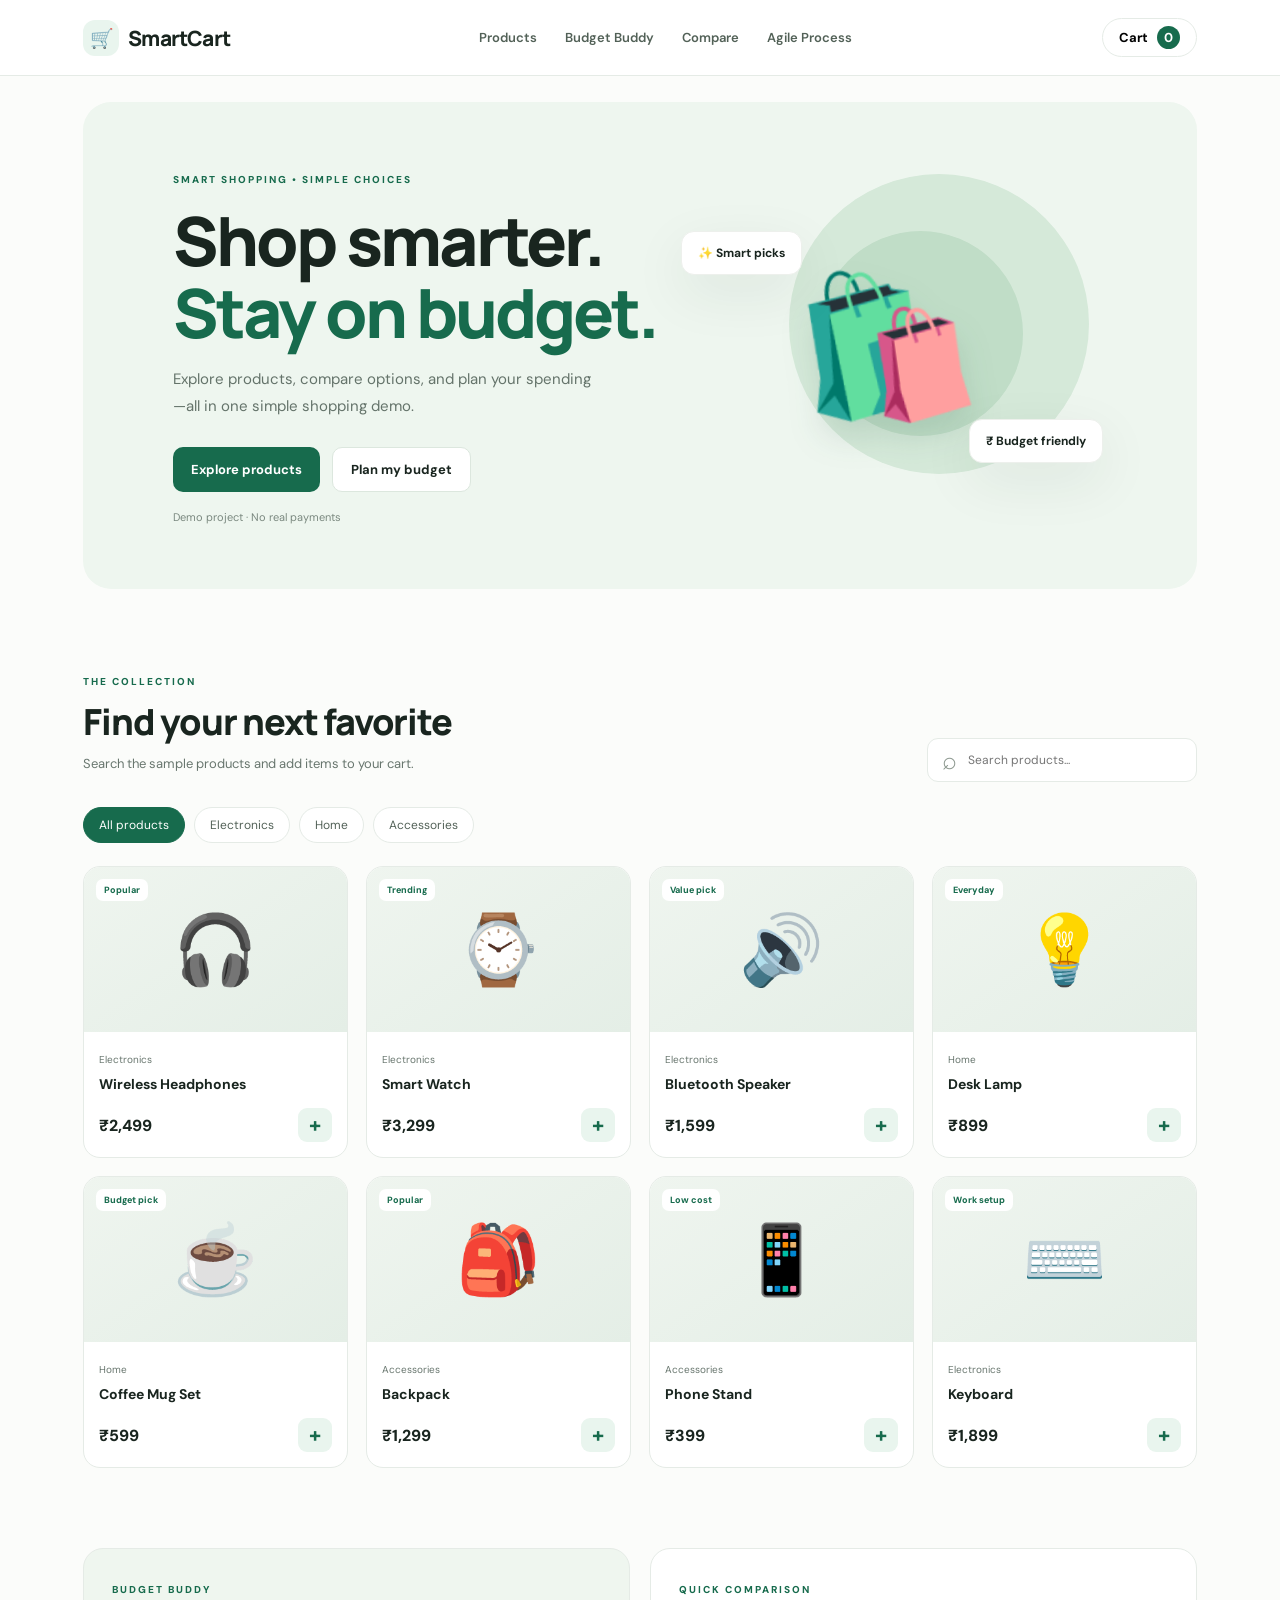
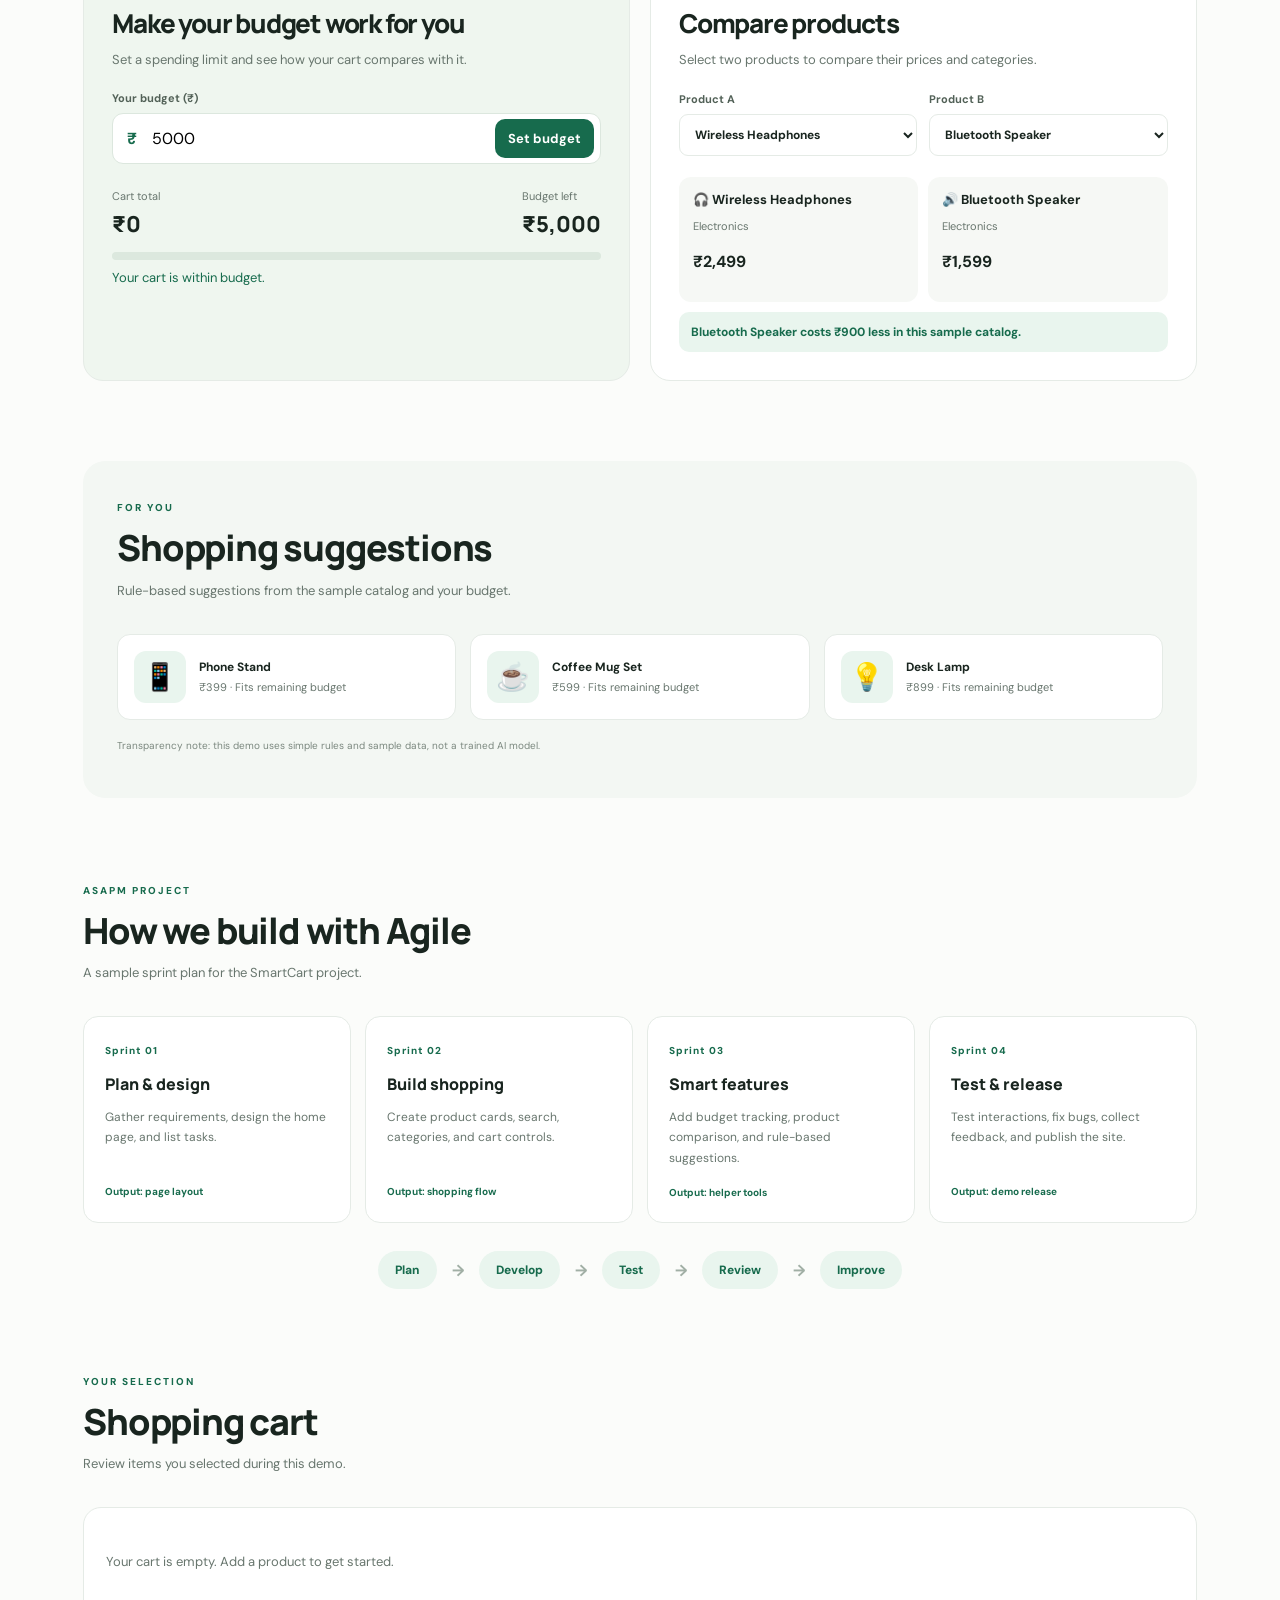
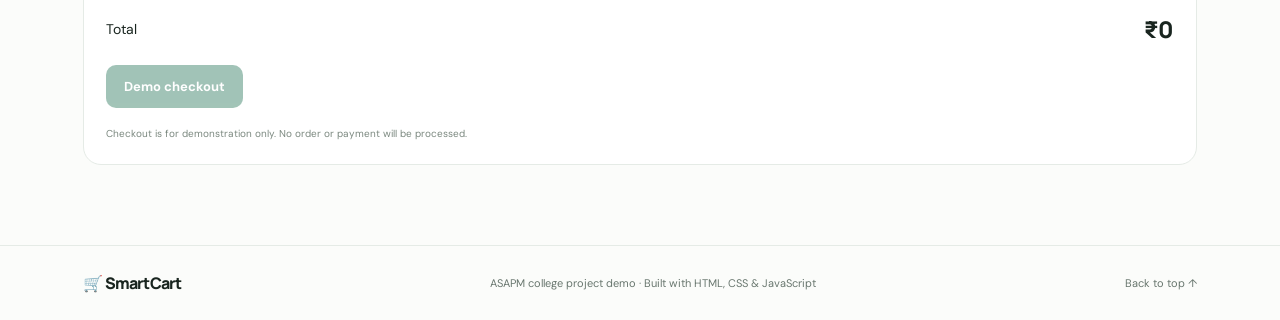
<file: index.html>
<!DOCTYPE html>
<html lang="en">
<head>
  <meta charset="UTF-8">
  <meta name="viewport" content="width=device-width, initial-scale=1.0">
  <title>SmartCart | Smart Shopping</title>
  <link rel="stylesheet" href="style.css">
</head>
<body>
  <header class="topbar">
    <a class="brand" href="#"><span class="brand-icon">🛒</span> SmartCart</a>
    <nav>
      <a href="#products">Products</a>
      <a href="#budget">Budget Buddy</a>
      <a href="#compare">Compare</a>
      <a href="#agile">Agile Process</a>
    </nav>
    <button class="cart-pill" id="cartJump">Cart <span id="cartCount">0</span></button>
  </header>

  <main>
    <section class="hero">
      <div class="hero-copy">
        <span class="eyebrow">SMART SHOPPING • SIMPLE CHOICES</span>
        <h1>Shop smarter.<br><span>Stay on budget.</span></h1>
        <p>Explore products, compare options, and plan your spending—all in one simple shopping demo.</p>
        <div class="hero-actions">
          <a class="btn primary" href="#products">Explore products</a>
          <a class="btn secondary" href="#budget">Plan my budget</a>
        </div>
        <div class="hero-note">Demo project · No real payments</div>
      </div>
      <div class="hero-art" aria-label="Shopping illustration">
        <div class="orb orb-one"></div><div class="orb orb-two"></div>
        <div class="shopping-bag">🛍️</div>
        <div class="float-card card-a">✨ Smart picks</div>
        <div class="float-card card-b">₹ Budget friendly</div>
      </div>
    </section>

    <section class="section" id="products">
      <div class="section-head">
        <div><span class="eyebrow">THE COLLECTION</span><h2>Find your next favorite</h2><p>Search the sample products and add items to your cart.</p></div>
        <div class="search-wrap"><span>⌕</span><input id="searchInput" type="search" placeholder="Search products..." aria-label="Search products"></div>
      </div>
      <div class="category-row" id="categories">
        <button class="category active" data-category="All">All products</button>
        <button class="category" data-category="Electronics">Electronics</button>
        <button class="category" data-category="Home">Home</button>
        <button class="category" data-category="Accessories">Accessories</button>
      </div>
      <div class="product-grid" id="productGrid"></div>
      <p class="empty-state hidden" id="emptyState">No products found. Try another search.</p>
    </section>

    <section class="section feature-grid">
      <article class="panel budget-panel" id="budget">
        <span class="eyebrow">BUDGET BUDDY</span>
        <h2>Make your budget work for you</h2>
        <p>Set a spending limit and see how your cart compares with it.</p>
        <label for="budgetInput">Your budget (₹)</label>
        <div class="budget-input-row"><span>₹</span><input id="budgetInput" type="number" min="0" value="5000"><button class="btn primary" id="setBudget">Set budget</button></div>
        <div class="budget-summary"><div><span>Cart total</span><strong id="budgetTotal">₹0</strong></div><div><span>Budget left</span><strong id="budgetLeft">₹5,000</strong></div></div>
        <div class="progress-track"><div id="budgetProgress"></div></div>
        <p class="status-line" id="budgetStatus">Your cart is within budget.</p>
      </article>

      <article class="panel compare-panel" id="compare">
        <span class="eyebrow">QUICK COMPARISON</span>
        <h2>Compare products</h2>
        <p>Select two products to compare their prices and categories.</p>
        <div class="compare-selects">
          <label>Product A<select id="compareA"></select></label>
          <label>Product B<select id="compareB"></select></label>
        </div>
        <div id="compareResult" class="compare-result"></div>
      </article>
    </section>

    <section class="section recommendation-section" id="recommendations">
      <div class="section-head"><div><span class="eyebrow">FOR YOU</span><h2>Shopping suggestions</h2><p>Rule-based suggestions from the sample catalog and your budget.</p></div></div>
      <div id="recommendationGrid" class="recommendation-grid"></div>
      <p class="notice">Transparency note: this demo uses simple rules and sample data, not a trained AI model.</p>
    </section>

    <section class="section agile-section" id="agile">
      <div class="section-head"><div><span class="eyebrow">ASAPM PROJECT</span><h2>How we build with Agile</h2><p>A sample sprint plan for the SmartCart project.</p></div></div>
      <div class="sprint-grid">
        <article class="sprint"><span>Sprint 01</span><h3>Plan & design</h3><p>Gather requirements, design the home page, and list tasks.</p><small>Output: page layout</small></article>
        <article class="sprint"><span>Sprint 02</span><h3>Build shopping</h3><p>Create product cards, search, categories, and cart controls.</p><small>Output: shopping flow</small></article>
        <article class="sprint"><span>Sprint 03</span><h3>Smart features</h3><p>Add budget tracking, product comparison, and rule-based suggestions.</p><small>Output: helper tools</small></article>
        <article class="sprint"><span>Sprint 04</span><h3>Test & release</h3><p>Test interactions, fix bugs, collect feedback, and publish the site.</p><small>Output: demo release</small></article>
      </div>
      <div class="agile-flow"><span>Plan</span><b>→</b><span>Develop</span><b>→</b><span>Test</span><b>→</b><span>Review</span><b>→</b><span>Improve</span></div>
    </section>

    <section class="section cart-section" id="cart">
      <div class="section-head"><div><span class="eyebrow">YOUR SELECTION</span><h2>Shopping cart</h2><p>Review items you selected during this demo.</p></div></div>
      <div class="cart-box"><div id="cartItems"><p class="cart-empty">Your cart is empty. Add a product to get started.</p></div><div class="cart-total"><span>Total</span><strong id="cartTotal">₹0</strong></div><button id="checkoutBtn" class="btn primary" disabled>Demo checkout</button><p class="notice">Checkout is for demonstration only. No order or payment will be processed.</p></div>
    </section>
  </main>

  <footer><a class="brand" href="#">🛒 SmartCart</a><span>ASAPM college project demo · Built with HTML, CSS & JavaScript</span><a href="#top" id="backTop">Back to top ↑</a></footer>
  <div id="toast" role="status" class="toast"></div>
  <script src="script.js"></script>
</body>
</html>
</file>
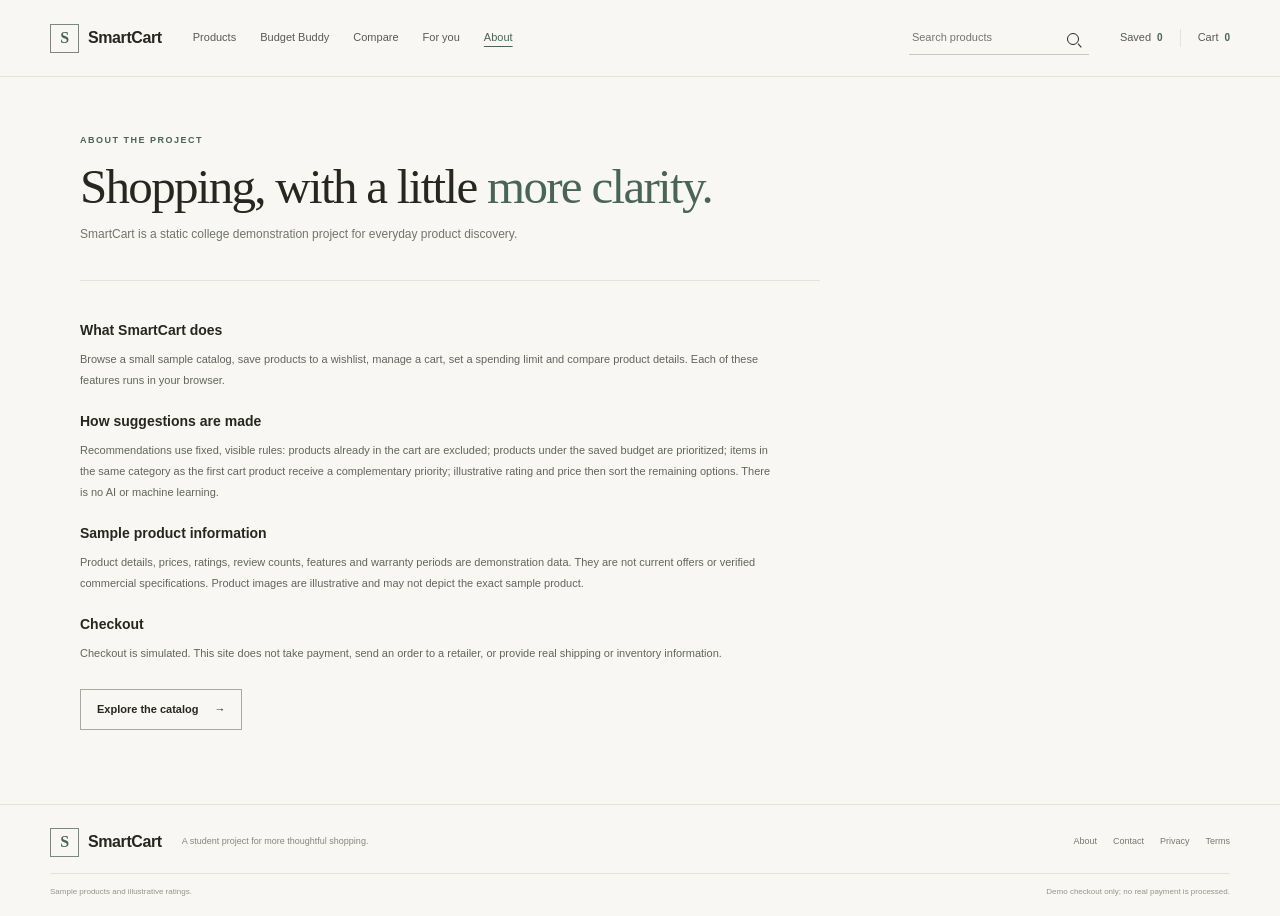
<file: about.html>
<!doctype html>
<html lang="en"><head><meta charset="utf-8"><meta name="viewport" content="width=device-width, initial-scale=1"><meta name="theme-color" content="#f8f7f4"><title>About SmartCart</title><link rel="stylesheet" href="css/style.css"><script defer src="js/products.js"></script><script defer src="js/app.js"></script></head><body data-page="about"><a class="skip-link" href="#main">Skip to content</a>
<header class="site-header"><div class="header-inner"><a class="brand" href="index.html"><span class="brand-symbol" aria-hidden="true">S</span><span>SmartCart</span></a><button class="menu-toggle" id="menuToggle" aria-expanded="false" aria-controls="primaryNav">Menu</button><nav class="primary-nav" id="primaryNav" aria-label="Main navigation"><a href="products.html">Products</a><a href="budget.html">Budget Buddy</a><a href="compare.html">Compare</a><a href="recommendations.html">For you</a><a aria-current="page" href="about.html">About</a></nav><form class="header-search" id="headerSearch"><label class="sr-only" for="globalSearch">Search products</label><input id="globalSearch" name="q" type="search" placeholder="Search products"><button aria-label="Submit search"><span class="search-glyph" aria-hidden="true"></span></button></form><div class="header-tools"><a href="wishlist.html">Saved <span class="header-count" id="wishlistCount">0</span></a><a class="header-cart" href="cart.html">Cart <span class="header-count" id="cartCount">0</span></a></div></div></header>
<main id="main" class="page-main prose-page"><div class="page-heading"><p class="kicker">ABOUT THE PROJECT</p><h1>Shopping, with a little <span>more clarity.</span></h1><p>SmartCart is a static college demonstration project for everyday product discovery.</p></div><article class="prose-content"><h2>What SmartCart does</h2><p>Browse a small sample catalog, save products to a wishlist, manage a cart, set a spending limit and compare product details. Each of these features runs in your browser.</p><h2>How suggestions are made</h2><p>Recommendations use fixed, visible rules: products already in the cart are excluded; products under the saved budget are prioritized; items in the same category as the first cart product receive a complementary priority; illustrative rating and price then sort the remaining options. There is no AI or machine learning.</p><h2>Sample product information</h2><p>Product details, prices, ratings, review counts, features and warranty periods are demonstration data. They are not current offers or verified commercial specifications. Product images are illustrative and may not depict the exact sample product.</p><h2>Checkout</h2><p>Checkout is simulated. This site does not take payment, send an order to a retailer, or provide real shipping or inventory information.</p><a class="button button-outline" href="products.html">Explore the catalog <span aria-hidden="true">&#8594;</span></a></article></main>
<footer class="site-footer"><div class="footer-main"><a class="brand" href="index.html"><span class="brand-symbol" aria-hidden="true">S</span><span>SmartCart</span></a><p>A student project for more thoughtful shopping.</p><nav aria-label="Footer navigation"><a href="about.html">About</a><a href="contact.html">Contact</a><a href="privacy.html">Privacy</a><a href="terms.html">Terms</a></nav></div><div class="footer-bottom"><span>Sample products and illustrative ratings.</span><span>Demo checkout only; no real payment is processed.</span></div></footer></body></html>
</file>
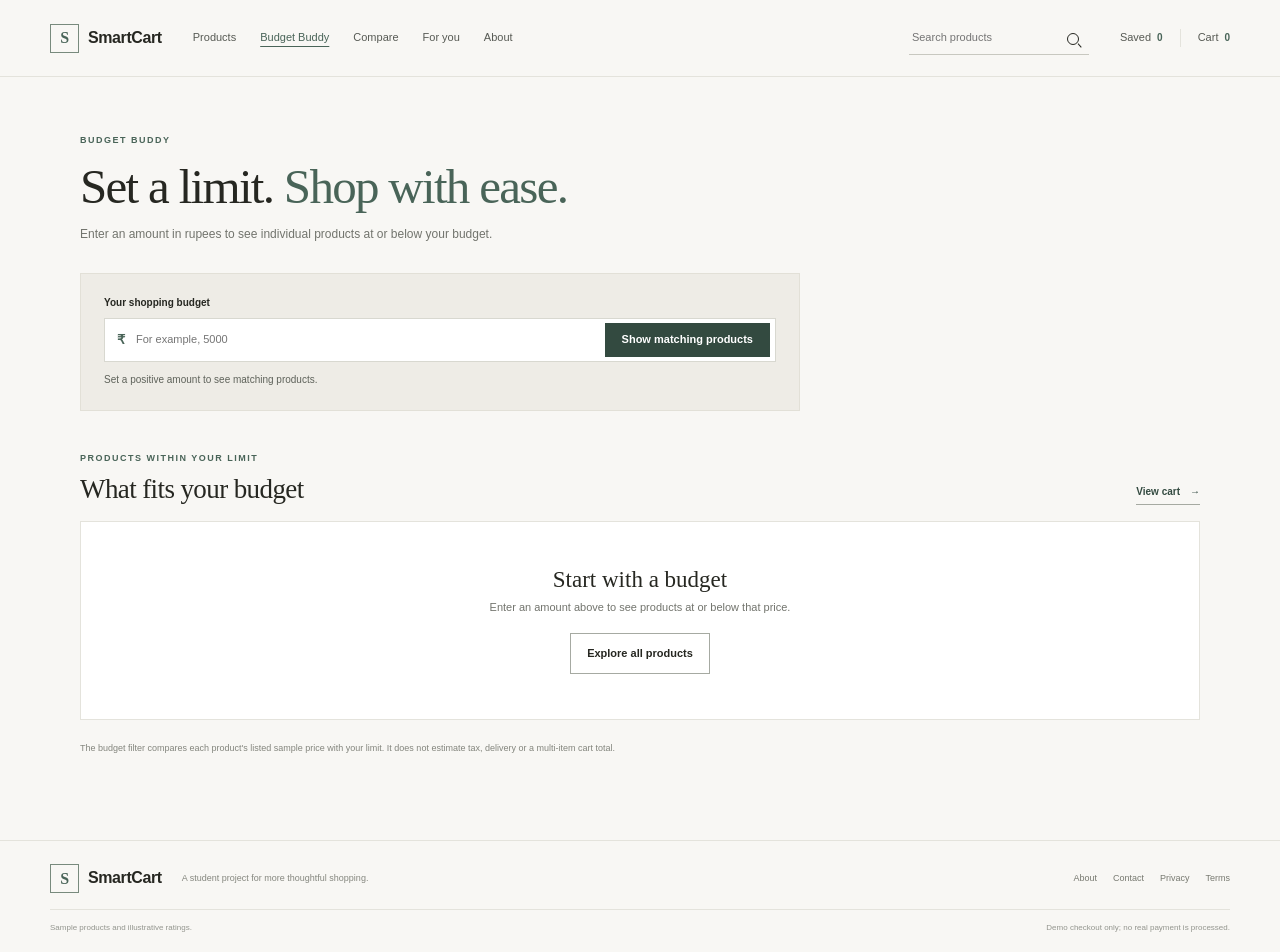
<file: budget.html>
<!doctype html>
<html lang="en"><head><meta charset="utf-8"><meta name="viewport" content="width=device-width, initial-scale=1"><meta name="theme-color" content="#f8f7f4"><title>Budget Buddy | SmartCart</title><link rel="stylesheet" href="css/style.css"><script defer src="js/products.js"></script><script defer src="js/app.js"></script></head><body data-page="budget"><a class="skip-link" href="#main">Skip to content</a>
<header class="site-header"><div class="header-inner"><a class="brand" href="index.html"><span class="brand-symbol" aria-hidden="true">S</span><span>SmartCart</span></a><button class="menu-toggle" id="menuToggle" aria-expanded="false" aria-controls="primaryNav">Menu</button><nav class="primary-nav" id="primaryNav" aria-label="Main navigation"><a href="products.html">Products</a><a aria-current="page" href="budget.html">Budget Buddy</a><a href="compare.html">Compare</a><a href="recommendations.html">For you</a><a href="about.html">About</a></nav><form class="header-search" id="headerSearch"><label class="sr-only" for="globalSearch">Search products</label><input id="globalSearch" name="q" type="search" placeholder="Search products"><button aria-label="Submit search"><span class="search-glyph" aria-hidden="true"></span></button></form><div class="header-tools"><a href="wishlist.html">Saved <span class="header-count" id="wishlistCount">0</span></a><a class="header-cart" href="cart.html">Cart <span class="header-count" id="cartCount">0</span></a></div></div></header>
<main id="main" class="page-main"><div class="page-heading"><p class="kicker">BUDGET BUDDY</p><h1>Set a limit. <span>Shop with ease.</span></h1><p>Enter an amount in rupees to see individual products at or below your budget.</p></div><section class="budget-panel"><form id="budgetForm" class="budget-form-page"><label for="budgetInput">Your shopping budget</label><div class="money-input"><span aria-hidden="true">&#8377;</span><input id="budgetInput" name="budget" type="number" min="1" step="100" inputmode="numeric" placeholder="For example, 5000" required><button class="button button-dark" type="submit">Show matching products</button></div></form><p class="budget-summary" id="budgetSummary" aria-live="polite">Set your budget to see matching products.</p></section><div class="section-head budget-results-head"><div><p class="kicker">PRODUCTS WITHIN YOUR LIMIT</p><h2>What fits your budget</h2></div><a class="underlined-link" href="cart.html">View cart <span aria-hidden="true">&#8594;</span></a></div><div class="product-grid" id="budgetProducts" aria-live="polite"></div><p class="rule-note">The budget filter compares each product's listed sample price with your limit. It does not estimate tax, delivery or a multi-item cart total.</p></main>
<footer class="site-footer"><div class="footer-main"><a class="brand" href="index.html"><span class="brand-symbol" aria-hidden="true">S</span><span>SmartCart</span></a><p>A student project for more thoughtful shopping.</p><nav aria-label="Footer navigation"><a href="about.html">About</a><a href="contact.html">Contact</a><a href="privacy.html">Privacy</a><a href="terms.html">Terms</a></nav></div><div class="footer-bottom"><span>Sample products and illustrative ratings.</span><span>Demo checkout only; no real payment is processed.</span></div></footer></body></html>
</file>
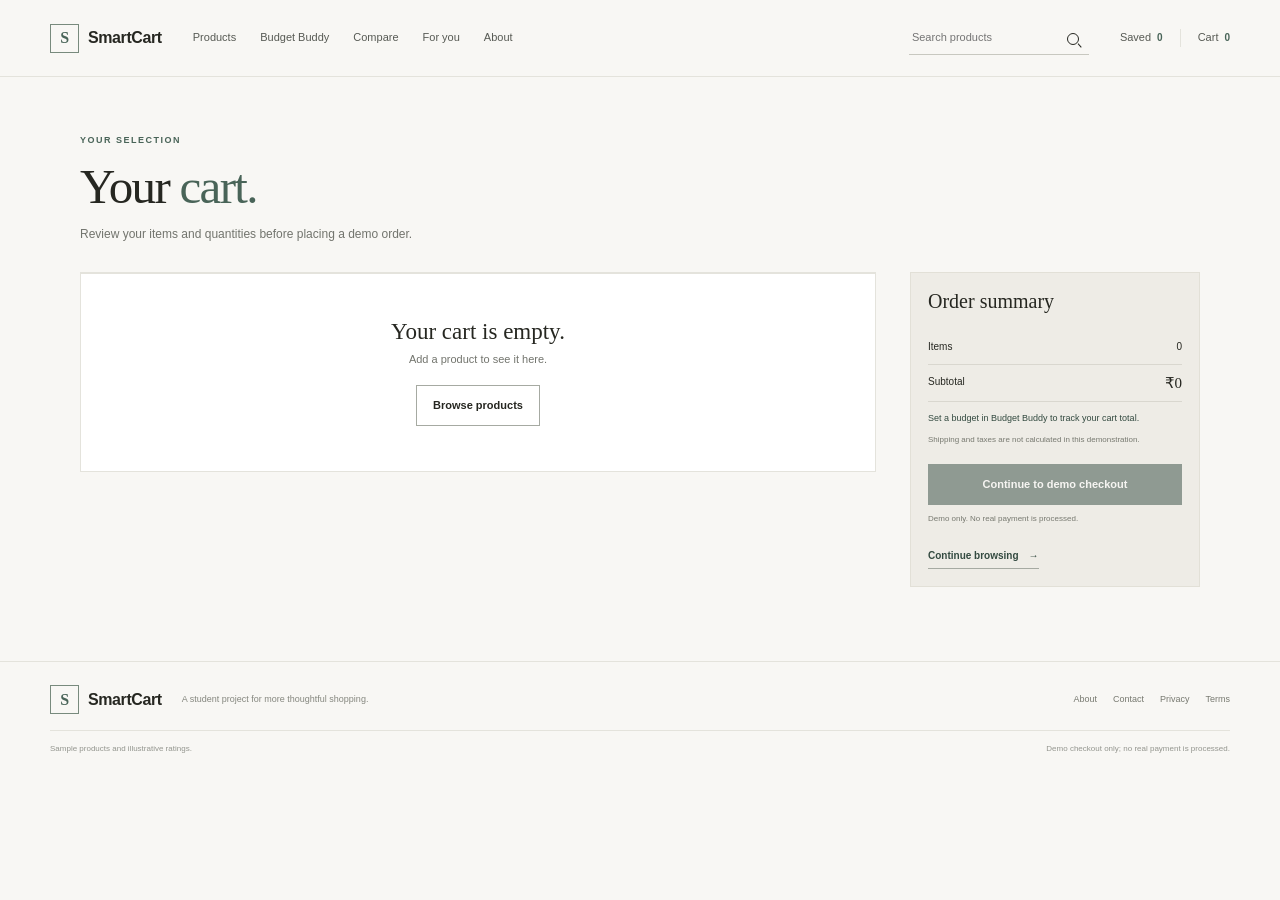
<file: cart.html>
<!doctype html>
<html lang="en"><head><meta charset="utf-8"><meta name="viewport" content="width=device-width, initial-scale=1"><meta name="theme-color" content="#f8f7f4"><title>Your cart | SmartCart</title><link rel="stylesheet" href="css/style.css"><script defer src="js/products.js"></script><script defer src="js/app.js"></script></head><body data-page="cart"><a class="skip-link" href="#main">Skip to content</a>
<header class="site-header"><div class="header-inner"><a class="brand" href="index.html"><span class="brand-symbol" aria-hidden="true">S</span><span>SmartCart</span></a><button class="menu-toggle" id="menuToggle" aria-expanded="false" aria-controls="primaryNav">Menu</button><nav class="primary-nav" id="primaryNav" aria-label="Main navigation"><a href="products.html">Products</a><a href="budget.html">Budget Buddy</a><a href="compare.html">Compare</a><a href="recommendations.html">For you</a><a href="about.html">About</a></nav><form class="header-search" id="headerSearch"><label class="sr-only" for="globalSearch">Search products</label><input id="globalSearch" name="q" type="search" placeholder="Search products"><button aria-label="Submit search"><span class="search-glyph" aria-hidden="true"></span></button></form><div class="header-tools"><a href="wishlist.html">Saved <span class="header-count" id="wishlistCount">0</span></a><a aria-current="page" class="header-cart" href="cart.html">Cart <span class="header-count" id="cartCount">0</span></a></div></div></header>
<main id="main" class="page-main"><div class="page-heading"><p class="kicker">YOUR SELECTION</p><h1>Your <span>cart.</span></h1><p>Review your items and quantities before placing a demo order.</p></div><div class="cart-layout"><section><div id="cartItems" class="cart-list" aria-live="polite"></div></section><aside class="cart-summary"><h2>Order summary</h2><div class="summary-line"><span>Items</span><span id="cartItemCount">0</span></div><div class="summary-line"><span>Subtotal</span><strong id="cartSubtotal">&#8377;0</strong></div><p class="budget-reminder" id="cartBudgetStatus"></p><p class="summary-disclaimer">Shipping and taxes are not calculated in this demonstration.</p><button class="button button-dark full-width" id="checkoutButton" type="button">Continue to demo checkout</button><p class="demo-label">Demo only. No real payment is processed.</p><a class="underlined-link" href="products.html">Continue browsing <span aria-hidden="true">&#8594;</span></a></aside></div><section class="checkout-panel" id="checkoutPanel" hidden><div class="section-head"><div><p class="kicker">SIMULATED CHECKOUT</p><h2>Place a demo order</h2></div><button id="cancelCheckout" class="quiet-button" type="button">Cancel</button></div><p>This form is only for the college demonstration. No payment is collected and no order is sent to a server.</p><form id="checkoutForm" class="checkout-form"><label for="customerName">Name</label><input id="customerName" name="name" maxlength="80" required autocomplete="name"><label class="consent-label"><input type="checkbox" required> I understand this is a simulated order.</label><button class="button button-dark" id="confirmDemoOrder" type="button">Confirm demo order</button></form><div id="checkoutMessage" role="status" aria-live="polite"></div></section></main>
<footer class="site-footer"><div class="footer-main"><a class="brand" href="index.html"><span class="brand-symbol" aria-hidden="true">S</span><span>SmartCart</span></a><p>A student project for more thoughtful shopping.</p><nav aria-label="Footer navigation"><a href="about.html">About</a><a href="contact.html">Contact</a><a href="privacy.html">Privacy</a><a href="terms.html">Terms</a></nav></div><div class="footer-bottom"><span>Sample products and illustrative ratings.</span><span>Demo checkout only; no real payment is processed.</span></div></footer></body></html>
</file>
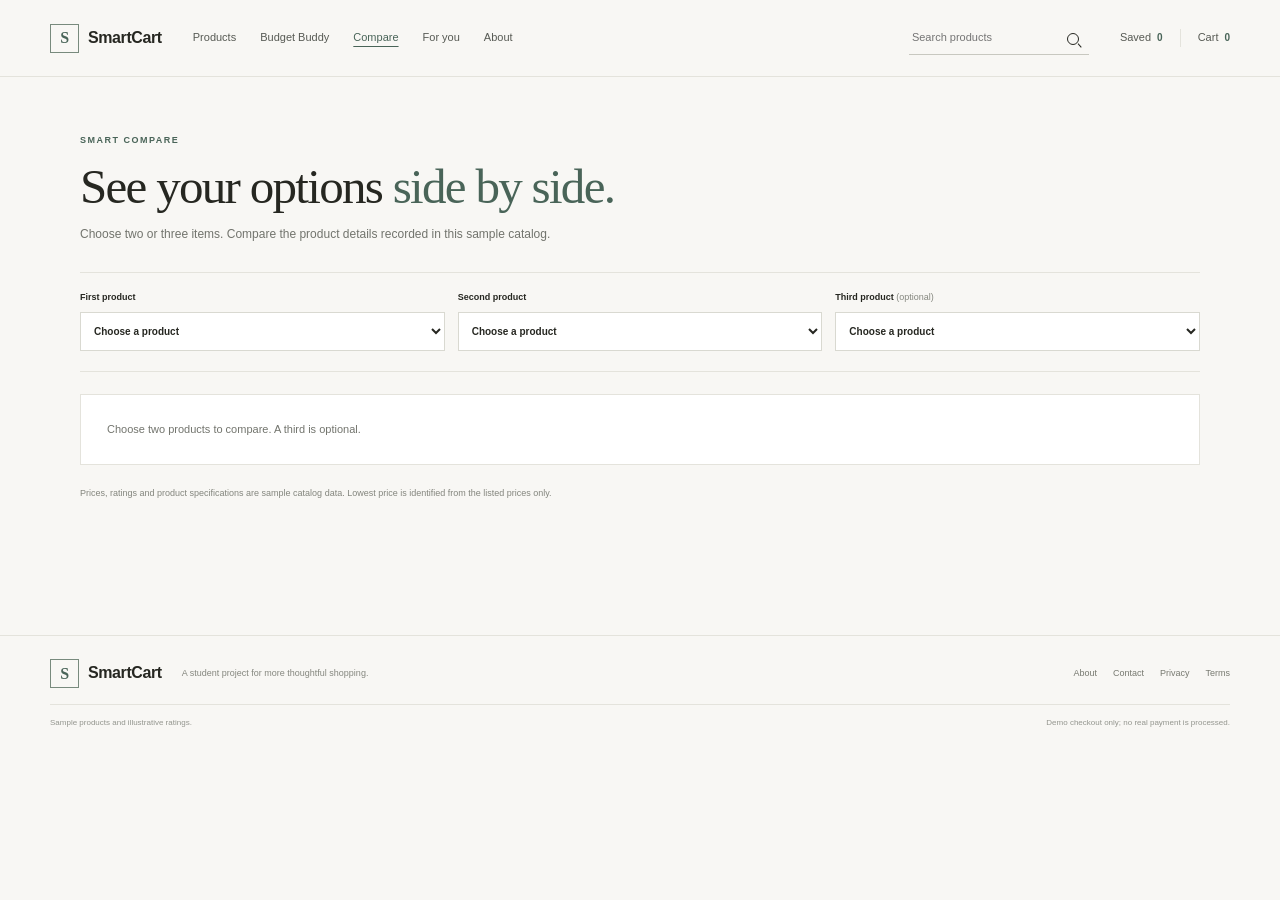
<file: compare.html>
<!doctype html>
<html lang="en"><head><meta charset="utf-8"><meta name="viewport" content="width=device-width, initial-scale=1"><meta name="theme-color" content="#f8f7f4"><title>Compare products | SmartCart</title><link rel="stylesheet" href="css/style.css"><script defer src="js/products.js"></script><script defer src="js/app.js"></script></head><body data-page="compare"><a class="skip-link" href="#main">Skip to content</a>
<header class="site-header"><div class="header-inner"><a class="brand" href="index.html"><span class="brand-symbol" aria-hidden="true">S</span><span>SmartCart</span></a><button class="menu-toggle" id="menuToggle" aria-expanded="false" aria-controls="primaryNav">Menu</button><nav class="primary-nav" id="primaryNav" aria-label="Main navigation"><a href="products.html">Products</a><a href="budget.html">Budget Buddy</a><a aria-current="page" href="compare.html">Compare</a><a href="recommendations.html">For you</a><a href="about.html">About</a></nav><form class="header-search" id="headerSearch"><label class="sr-only" for="globalSearch">Search products</label><input id="globalSearch" name="q" type="search" placeholder="Search products"><button aria-label="Submit search"><span class="search-glyph" aria-hidden="true"></span></button></form><div class="header-tools"><a href="wishlist.html">Saved <span class="header-count" id="wishlistCount">0</span></a><a class="header-cart" href="cart.html">Cart <span class="header-count" id="cartCount">0</span></a></div></div></header>
<main id="main" class="page-main"><div class="page-heading"><p class="kicker">SMART COMPARE</p><h1>See your options <span>side by side.</span></h1><p>Choose two or three items. Compare the product details recorded in this sample catalog.</p></div><section class="compare-picker"><div class="compare-selects"><label for="compareOne">First product<select id="compareOne"><option value="">Choose a product</option></select></label><label for="compareTwo">Second product<select id="compareTwo"><option value="">Choose a product</option></select></label><label for="compareThree">Third product <span>(optional)</span><select id="compareThree"><option value="">Choose a product</option></select></label></div></section><div id="compareResult" class="compare-result" aria-live="polite"><p class="empty-message">Choose two products to compare.</p></div><p class="rule-note">Prices, ratings and product specifications are sample catalog data. Lowest price is identified from the listed prices only.</p></main>
<footer class="site-footer"><div class="footer-main"><a class="brand" href="index.html"><span class="brand-symbol" aria-hidden="true">S</span><span>SmartCart</span></a><p>A student project for more thoughtful shopping.</p><nav aria-label="Footer navigation"><a href="about.html">About</a><a href="contact.html">Contact</a><a href="privacy.html">Privacy</a><a href="terms.html">Terms</a></nav></div><div class="footer-bottom"><span>Sample products and illustrative ratings.</span><span>Demo checkout only; no real payment is processed.</span></div></footer></body></html>
</file>
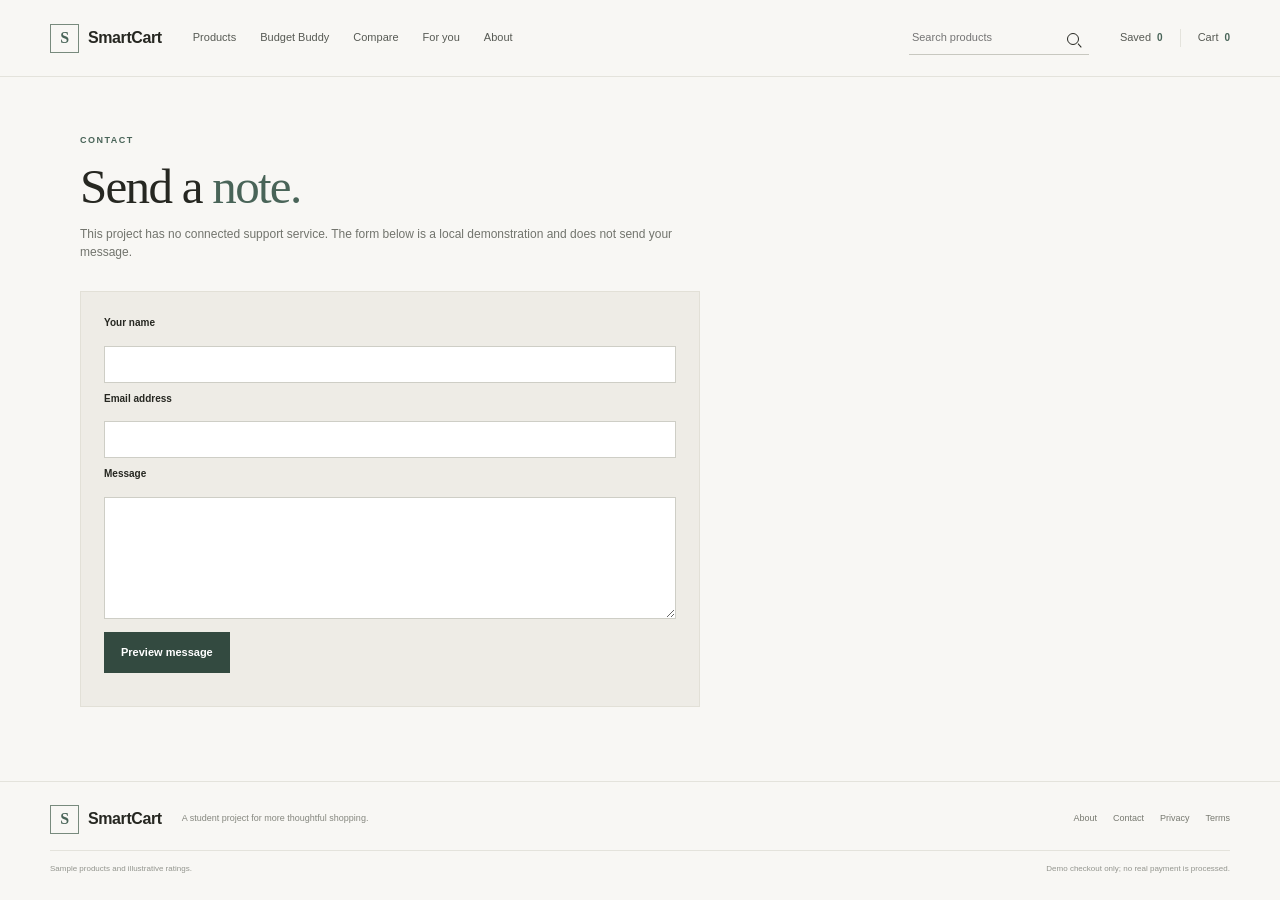
<file: contact.html>
<!doctype html>
<html lang="en"><head><meta charset="utf-8"><meta name="viewport" content="width=device-width, initial-scale=1"><meta name="theme-color" content="#f8f7f4"><title>Contact | SmartCart</title><link rel="stylesheet" href="css/style.css"><script defer src="js/products.js"></script><script defer src="js/app.js"></script></head><body data-page="contact"><a class="skip-link" href="#main">Skip to content</a>
<header class="site-header"><div class="header-inner"><a class="brand" href="index.html"><span class="brand-symbol" aria-hidden="true">S</span><span>SmartCart</span></a><button class="menu-toggle" id="menuToggle" aria-expanded="false" aria-controls="primaryNav">Menu</button><nav class="primary-nav" id="primaryNav" aria-label="Main navigation"><a href="products.html">Products</a><a href="budget.html">Budget Buddy</a><a href="compare.html">Compare</a><a href="recommendations.html">For you</a><a href="about.html">About</a></nav><form class="header-search" id="headerSearch"><label class="sr-only" for="globalSearch">Search products</label><input id="globalSearch" name="q" type="search" placeholder="Search products"><button aria-label="Submit search"><span class="search-glyph" aria-hidden="true"></span></button></form><div class="header-tools"><a href="wishlist.html">Saved <span class="header-count" id="wishlistCount">0</span></a><a class="header-cart" href="cart.html">Cart <span class="header-count" id="cartCount">0</span></a></div></div></header>
<main id="main" class="page-main"><div class="page-heading"><p class="kicker">CONTACT</p><h1>Send a <span>note.</span></h1><p>This project has no connected support service. The form below is a local demonstration and does not send your message.</p></div><section class="contact-panel"><form id="contactForm" class="contact-form"><label for="contactName">Your name</label><input id="contactName" name="name" autocomplete="name" maxlength="80" required><label for="contactEmail">Email address</label><input id="contactEmail" name="email" type="email" autocomplete="email" maxlength="120" required><label for="contactMessage">Message</label><textarea id="contactMessage" name="message" rows="6" maxlength="1000" required></textarea><button class="button button-dark" type="button" id="contactPreviewButton">Preview message</button></form><p id="contactStatus" role="status" aria-live="polite"></p></section></main>
<footer class="site-footer"><div class="footer-main"><a class="brand" href="index.html"><span class="brand-symbol" aria-hidden="true">S</span><span>SmartCart</span></a><p>A student project for more thoughtful shopping.</p><nav aria-label="Footer navigation"><a href="about.html">About</a><a href="contact.html">Contact</a><a href="privacy.html">Privacy</a><a href="terms.html">Terms</a></nav></div><div class="footer-bottom"><span>Sample products and illustrative ratings.</span><span>Demo checkout only; no real payment is processed.</span></div></footer></body></html>
</file>
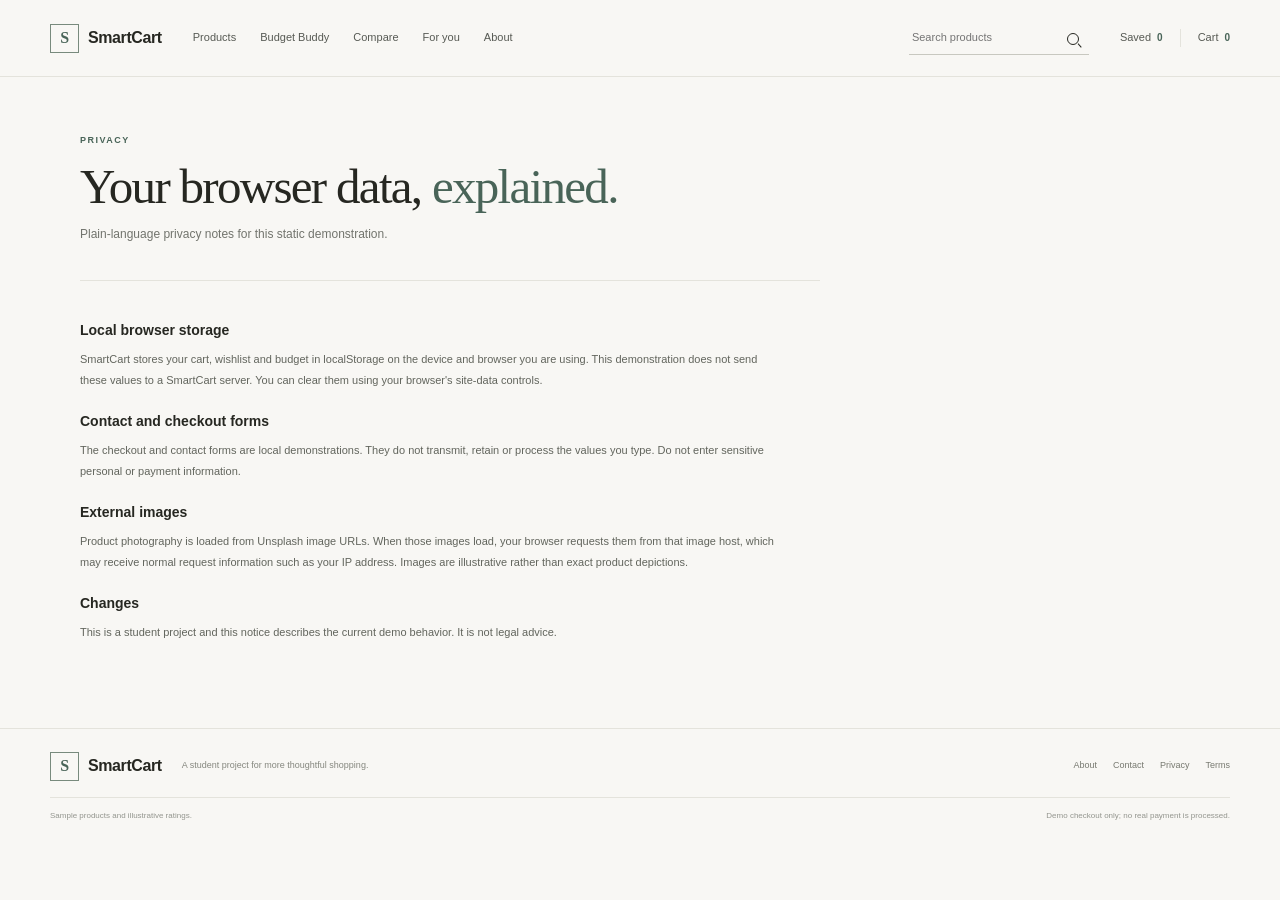
<file: privacy.html>
<!doctype html>
<html lang="en"><head><meta charset="utf-8"><meta name="viewport" content="width=device-width, initial-scale=1"><meta name="theme-color" content="#f8f7f4"><title>Privacy | SmartCart</title><link rel="stylesheet" href="css/style.css"><script defer src="js/products.js"></script><script defer src="js/app.js"></script></head><body data-page="privacy"><a class="skip-link" href="#main">Skip to content</a>
<header class="site-header"><div class="header-inner"><a class="brand" href="index.html"><span class="brand-symbol" aria-hidden="true">S</span><span>SmartCart</span></a><button class="menu-toggle" id="menuToggle" aria-expanded="false" aria-controls="primaryNav">Menu</button><nav class="primary-nav" id="primaryNav" aria-label="Main navigation"><a href="products.html">Products</a><a href="budget.html">Budget Buddy</a><a href="compare.html">Compare</a><a href="recommendations.html">For you</a><a href="about.html">About</a></nav><form class="header-search" id="headerSearch"><label class="sr-only" for="globalSearch">Search products</label><input id="globalSearch" name="q" type="search" placeholder="Search products"><button aria-label="Submit search"><span class="search-glyph" aria-hidden="true"></span></button></form><div class="header-tools"><a href="wishlist.html">Saved <span class="header-count" id="wishlistCount">0</span></a><a class="header-cart" href="cart.html">Cart <span class="header-count" id="cartCount">0</span></a></div></div></header>
<main id="main" class="page-main prose-page"><div class="page-heading"><p class="kicker">PRIVACY</p><h1>Your browser data, <span>explained.</span></h1><p>Plain-language privacy notes for this static demonstration.</p></div><article class="prose-content"><h2>Local browser storage</h2><p>SmartCart stores your cart, wishlist and budget in localStorage on the device and browser you are using. This demonstration does not send these values to a SmartCart server. You can clear them using your browser's site-data controls.</p><h2>Contact and checkout forms</h2><p>The checkout and contact forms are local demonstrations. They do not transmit, retain or process the values you type. Do not enter sensitive personal or payment information.</p><h2>External images</h2><p>Product photography is loaded from Unsplash image URLs. When those images load, your browser requests them from that image host, which may receive normal request information such as your IP address. Images are illustrative rather than exact product depictions.</p><h2>Changes</h2><p>This is a student project and this notice describes the current demo behavior. It is not legal advice.</p></article></main>
<footer class="site-footer"><div class="footer-main"><a class="brand" href="index.html"><span class="brand-symbol" aria-hidden="true">S</span><span>SmartCart</span></a><p>A student project for more thoughtful shopping.</p><nav aria-label="Footer navigation"><a href="about.html">About</a><a href="contact.html">Contact</a><a href="privacy.html">Privacy</a><a href="terms.html">Terms</a></nav></div><div class="footer-bottom"><span>Sample products and illustrative ratings.</span><span>Demo checkout only; no real payment is processed.</span></div></footer></body></html>
</file>
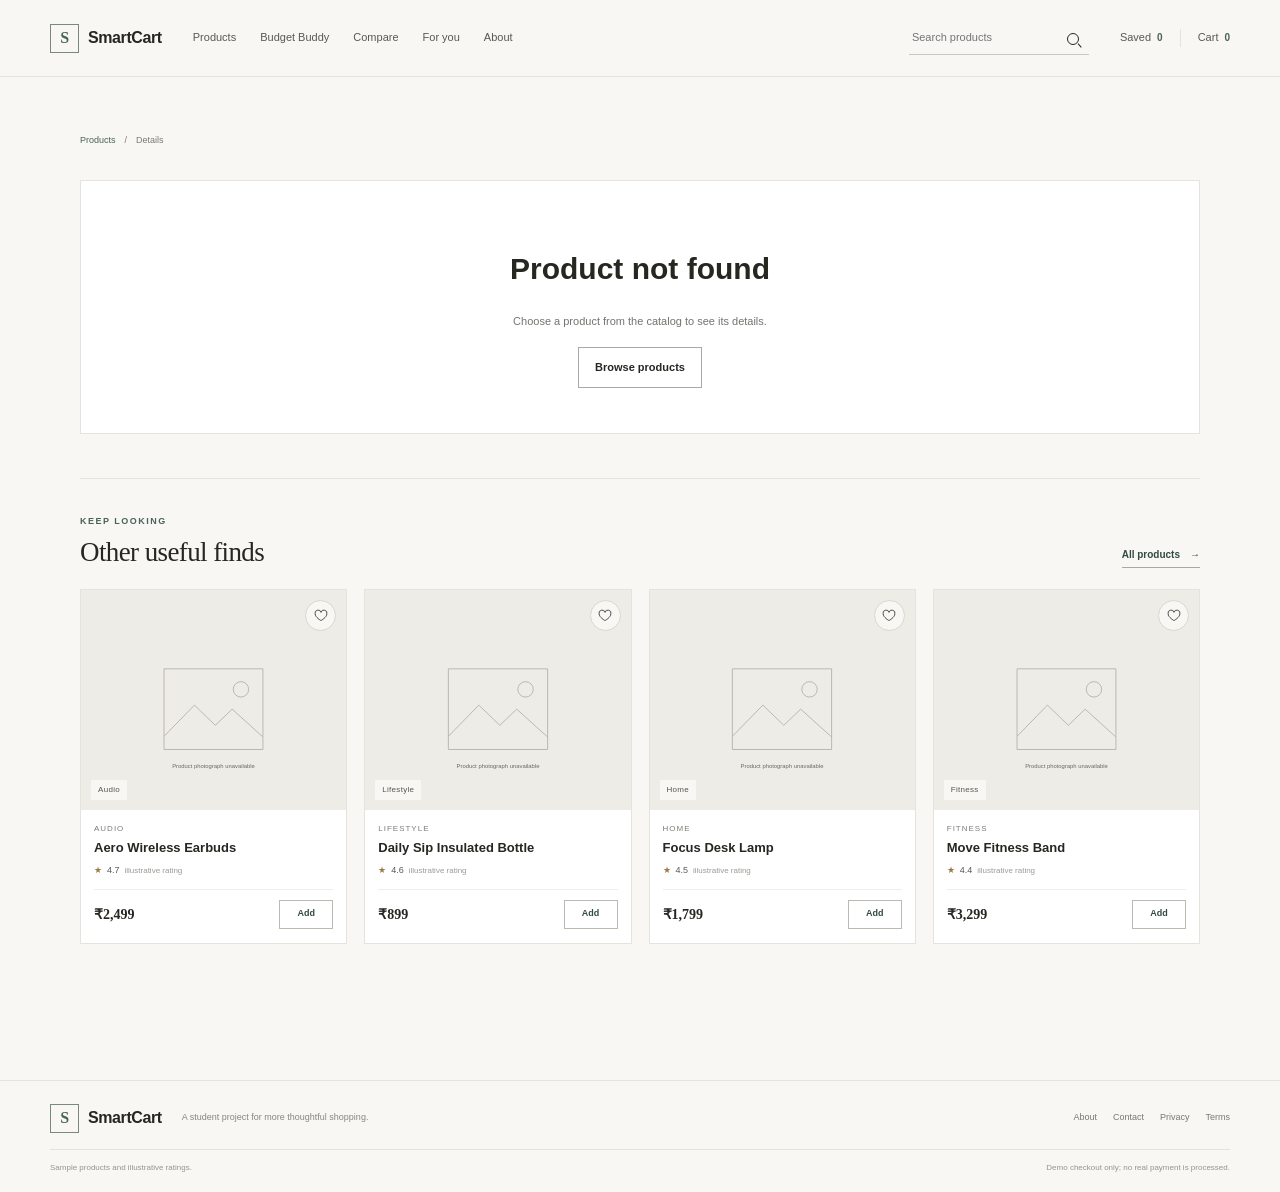
<file: product.html>
<!doctype html>
<html lang="en"><head><meta charset="utf-8"><meta name="viewport" content="width=device-width, initial-scale=1"><meta name="theme-color" content="#f8f7f4"><title>Product details | SmartCart</title><link rel="stylesheet" href="css/style.css"><script defer src="js/products.js"></script><script defer src="js/app.js"></script></head>
<body data-page="product"><a class="skip-link" href="#main">Skip to content</a><header class="site-header"><div class="header-inner"><a class="brand" href="index.html"><span class="brand-symbol" aria-hidden="true">S</span><span>SmartCart</span></a><button class="menu-toggle" id="menuToggle" aria-expanded="false" aria-controls="primaryNav">Menu</button><nav class="primary-nav" id="primaryNav" aria-label="Main navigation"><a href="products.html">Products</a><a href="budget.html">Budget Buddy</a><a href="compare.html">Compare</a><a href="recommendations.html">For you</a><a href="about.html">About</a></nav><form class="header-search" id="headerSearch"><label class="sr-only" for="globalSearch">Search products</label><input id="globalSearch" name="q" type="search" placeholder="Search products"><button aria-label="Submit search"><span class="search-glyph" aria-hidden="true"></span></button></form><div class="header-tools"><a href="wishlist.html">Saved <span class="header-count" id="wishlistCount">0</span></a><a class="header-cart" href="cart.html">Cart <span class="header-count" id="cartCount">0</span></a></div></div></header>
<main id="main" class="page-main"><p class="breadcrumbs"><a href="products.html">Products</a><span aria-hidden="true">/</span><span>Details</span></p><div id="productView" class="product-detail" aria-live="polite"></div><section class="related-section"><div class="section-head"><div><p class="kicker">KEEP LOOKING</p><h2>Other useful finds</h2></div><a class="underlined-link" href="products.html">All products <span aria-hidden="true">&#8594;</span></a></div><div id="relatedProducts" class="product-grid compact-grid"></div></section></main>
<footer class="site-footer"><div class="footer-main"><a class="brand" href="index.html"><span class="brand-symbol" aria-hidden="true">S</span><span>SmartCart</span></a><p>A student project for more thoughtful shopping.</p><nav aria-label="Footer navigation"><a href="about.html">About</a><a href="contact.html">Contact</a><a href="privacy.html">Privacy</a><a href="terms.html">Terms</a></nav></div><div class="footer-bottom"><span>Sample products and illustrative ratings.</span><span>Demo checkout only; no real payment is processed.</span></div></footer></body></html>
</file>
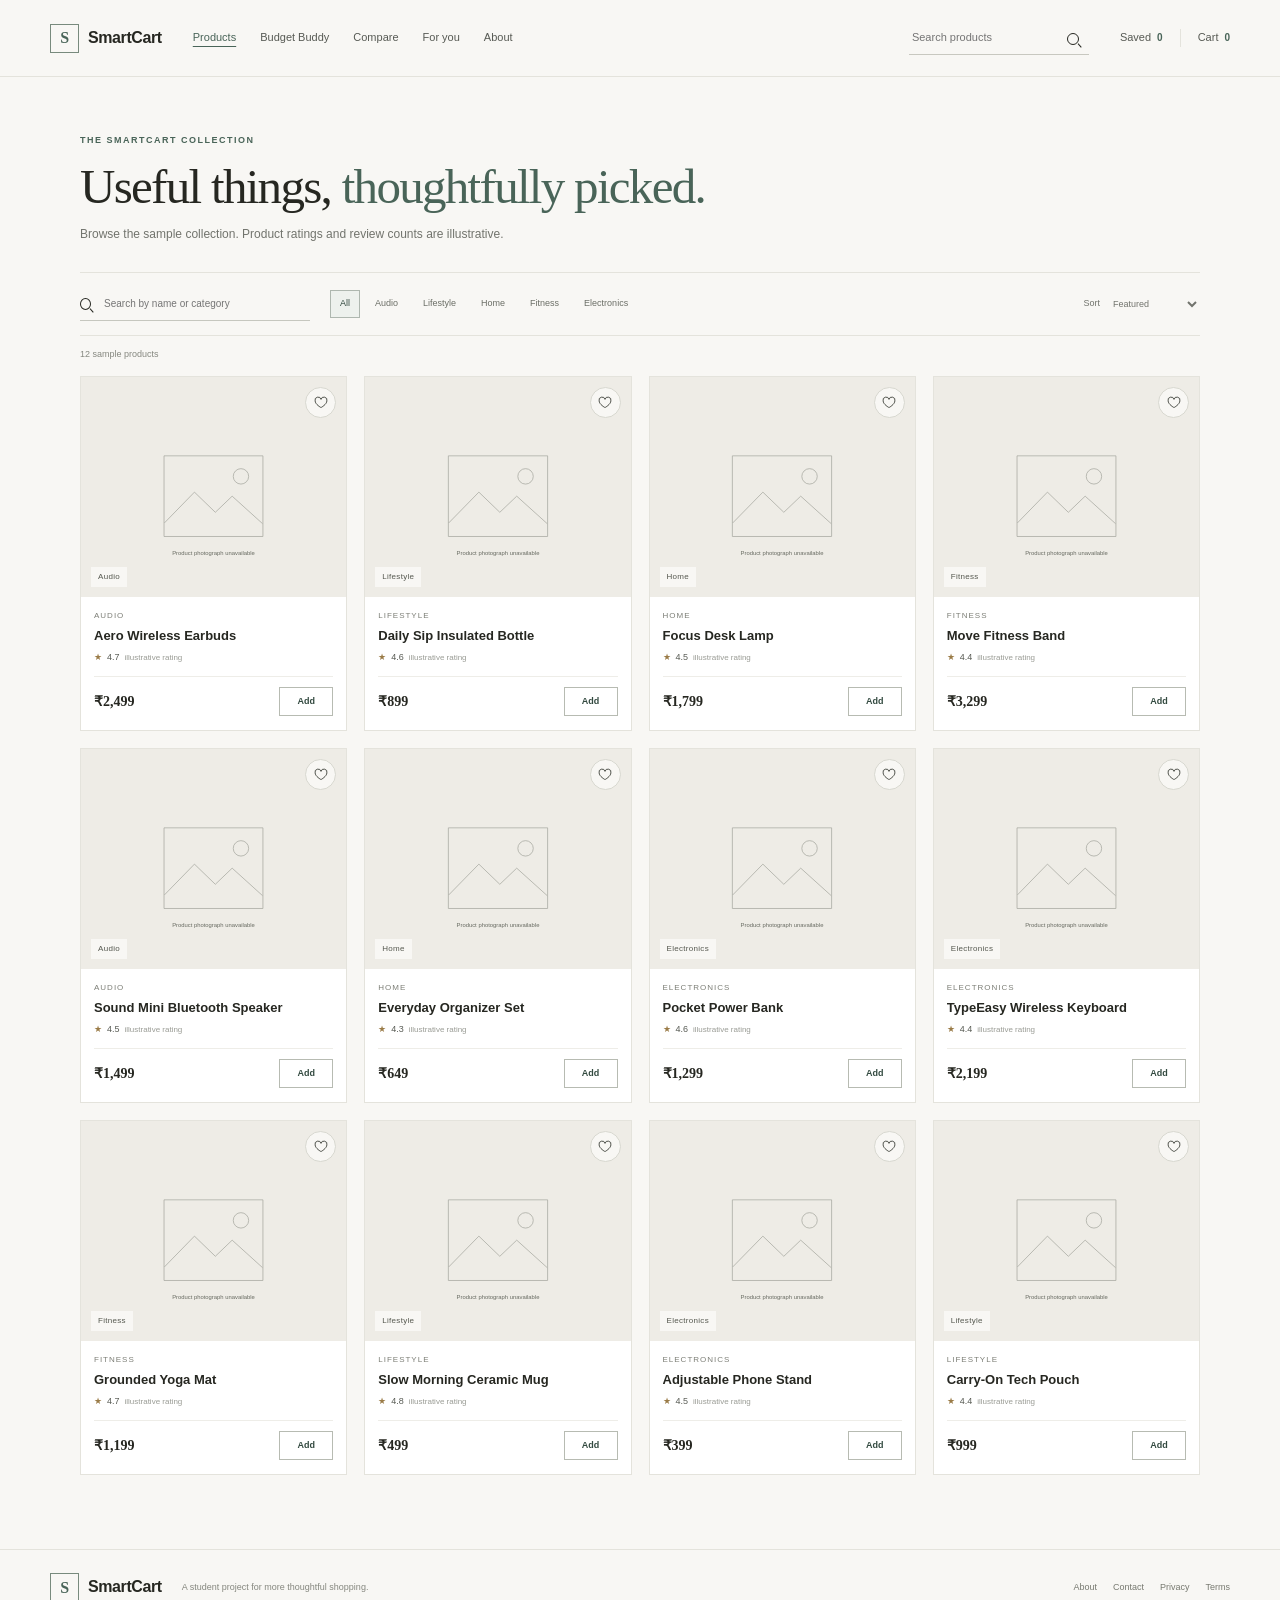
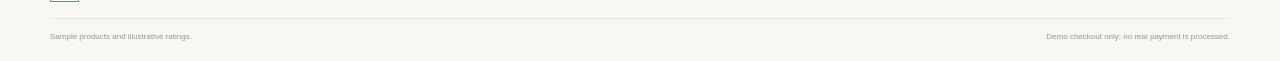
<file: products.html>
<!doctype html>
<html lang="en"><head><meta charset="utf-8"><meta name="viewport" content="width=device-width, initial-scale=1"><meta name="theme-color" content="#f8f7f4"><title>Products | SmartCart</title><link rel="stylesheet" href="css/style.css"><script defer src="js/products.js"></script><script defer src="js/app.js"></script></head>
<body data-page="products"><a class="skip-link" href="#main">Skip to content</a>
  <header class="site-header"><div class="header-inner"><a class="brand" href="index.html"><span class="brand-symbol" aria-hidden="true">S</span><span>SmartCart</span></a><button class="menu-toggle" id="menuToggle" aria-expanded="false" aria-controls="primaryNav">Menu</button><nav class="primary-nav" id="primaryNav" aria-label="Main navigation"><a aria-current="page" href="products.html">Products</a><a href="budget.html">Budget Buddy</a><a href="compare.html">Compare</a><a href="recommendations.html">For you</a><a href="about.html">About</a></nav><form class="header-search" id="headerSearch"><label class="sr-only" for="globalSearch">Search products</label><input id="globalSearch" name="q" type="search" placeholder="Search products"><button aria-label="Submit search"><span class="search-glyph" aria-hidden="true"></span></button></form><div class="header-tools"><a href="wishlist.html" aria-label="Wishlist">Saved <span class="header-count" id="wishlistCount">0</span></a><a class="header-cart" href="cart.html">Cart <span class="header-count" id="cartCount">0</span></a></div></div></header>
  <main id="main" class="page-main"><div class="page-heading"><p class="kicker">THE SMARTCART COLLECTION</p><h1>Useful things, <span>thoughtfully picked.</span></h1><p>Browse the sample collection. Product ratings and review counts are illustrative.</p></div><div class="catalog-toolbar"><label class="catalog-search"><span class="search-glyph" aria-hidden="true"></span><span class="sr-only">Search this catalog</span><input id="catalogSearch" type="search" placeholder="Search by name or category"></label><div id="categoryFilters" class="filter-list" aria-label="Filter products by category"></div><label class="sort-label">Sort<select id="sortSelect" aria-label="Sort products"><option value="featured">Featured</option><option value="price-low">Price: low to high</option><option value="price-high">Price: high to low</option><option value="rating">Sample rating</option></select></label></div><p class="result-count" id="resultCount" aria-live="polite"></p><div class="product-grid" id="productGrid" aria-live="polite"></div></main>
  <footer class="site-footer"><div class="footer-main"><a class="brand" href="index.html"><span class="brand-symbol" aria-hidden="true">S</span><span>SmartCart</span></a><p>A student project for more thoughtful shopping.</p><nav aria-label="Footer navigation"><a href="about.html">About</a><a href="contact.html">Contact</a><a href="privacy.html">Privacy</a><a href="terms.html">Terms</a></nav></div><div class="footer-bottom"><span>Sample products and illustrative ratings.</span><span>Demo checkout only; no real payment is processed.</span></div></footer></body></html>
</file>
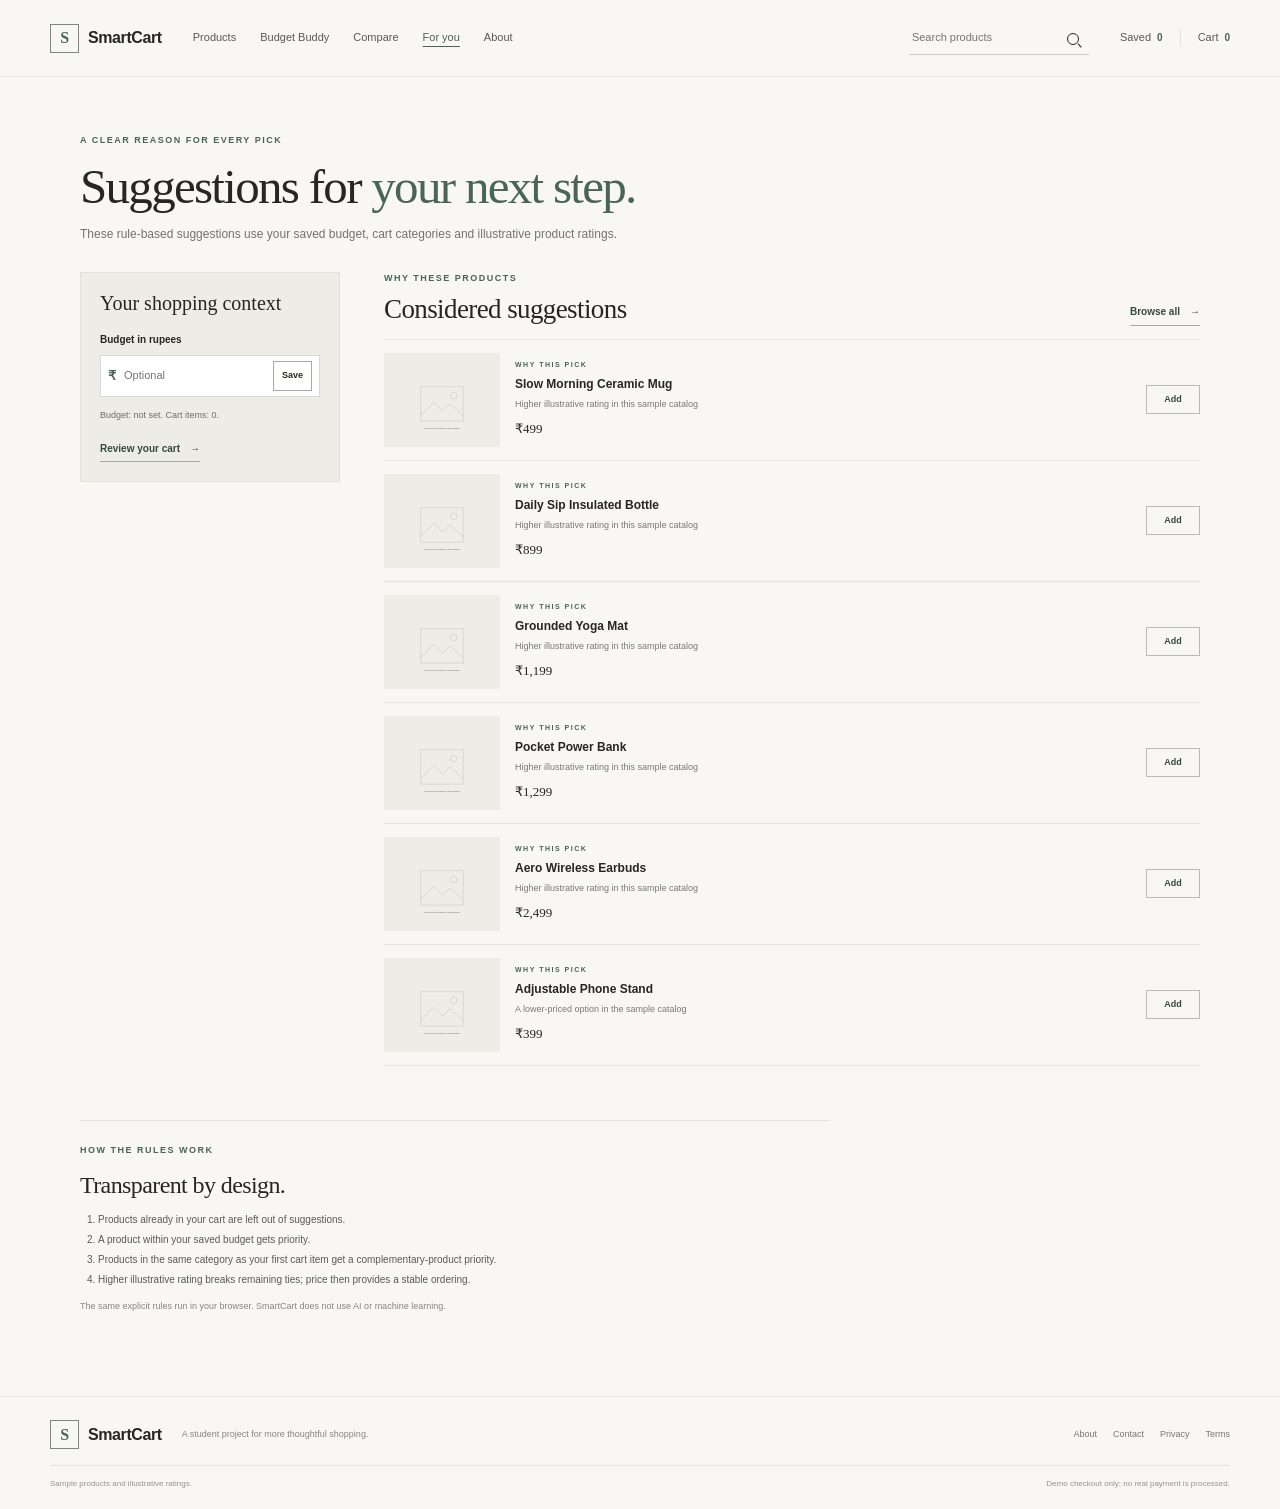
<file: recommendations.html>
<!doctype html>
<html lang="en"><head><meta charset="utf-8"><meta name="viewport" content="width=device-width, initial-scale=1"><meta name="theme-color" content="#f8f7f4"><title>Recommendations | SmartCart</title><link rel="stylesheet" href="css/style.css"><script defer src="js/products.js"></script><script defer src="js/app.js"></script></head><body data-page="recommendations"><a class="skip-link" href="#main">Skip to content</a>
<header class="site-header"><div class="header-inner"><a class="brand" href="index.html"><span class="brand-symbol" aria-hidden="true">S</span><span>SmartCart</span></a><button class="menu-toggle" id="menuToggle" aria-expanded="false" aria-controls="primaryNav">Menu</button><nav class="primary-nav" id="primaryNav" aria-label="Main navigation"><a href="products.html">Products</a><a href="budget.html">Budget Buddy</a><a href="compare.html">Compare</a><a aria-current="page" href="recommendations.html">For you</a><a href="about.html">About</a></nav><form class="header-search" id="headerSearch"><label class="sr-only" for="globalSearch">Search products</label><input id="globalSearch" name="q" type="search" placeholder="Search products"><button aria-label="Submit search"><span class="search-glyph" aria-hidden="true"></span></button></form><div class="header-tools"><a href="wishlist.html">Saved <span class="header-count" id="wishlistCount">0</span></a><a class="header-cart" href="cart.html">Cart <span class="header-count" id="cartCount">0</span></a></div></div></header>
<main id="main" class="page-main"><div class="page-heading"><p class="kicker">A CLEAR REASON FOR EVERY PICK</p><h1>Suggestions for <span>your next step.</span></h1><p>These rule-based suggestions use your saved budget, cart categories and illustrative product ratings.</p></div><div class="recommend-layout"><aside class="recommend-controls"><h2>Your shopping context</h2><form id="recommendBudgetForm"><label for="recommendBudget">Budget in rupees</label><div class="recommend-budget-input"><span aria-hidden="true">&#8377;</span><input id="recommendBudget" type="number" min="1" step="100" placeholder="Optional"><button type="submit" class="button button-outline">Save</button></div></form><p id="recommendContext" aria-live="polite"></p><a class="underlined-link" href="cart.html">Review your cart <span aria-hidden="true">&#8594;</span></a></aside><section class="recommend-content"><div class="section-head"><div><p class="kicker">WHY THESE PRODUCTS</p><h2>Considered suggestions</h2></div><a class="underlined-link" href="products.html">Browse all <span aria-hidden="true">&#8594;</span></a></div><div id="recommendationsList" class="recommend-list" aria-live="polite"></div></section></div><section class="rule-explainer"><p class="kicker">HOW THE RULES WORK</p><h2>Transparent by design.</h2><ol><li>Products already in your cart are left out of suggestions.</li><li>A product within your saved budget gets priority.</li><li>Products in the same category as your first cart item get a complementary-product priority.</li><li>Higher illustrative rating breaks remaining ties; price then provides a stable ordering.</li></ol><p>The same explicit rules run in your browser. SmartCart does not use AI or machine learning.</p></section></main>
<footer class="site-footer"><div class="footer-main"><a class="brand" href="index.html"><span class="brand-symbol" aria-hidden="true">S</span><span>SmartCart</span></a><p>A student project for more thoughtful shopping.</p><nav aria-label="Footer navigation"><a href="about.html">About</a><a href="contact.html">Contact</a><a href="privacy.html">Privacy</a><a href="terms.html">Terms</a></nav></div><div class="footer-bottom"><span>Sample products and illustrative ratings.</span><span>Demo checkout only; no real payment is processed.</span></div></footer></body></html>
</file>
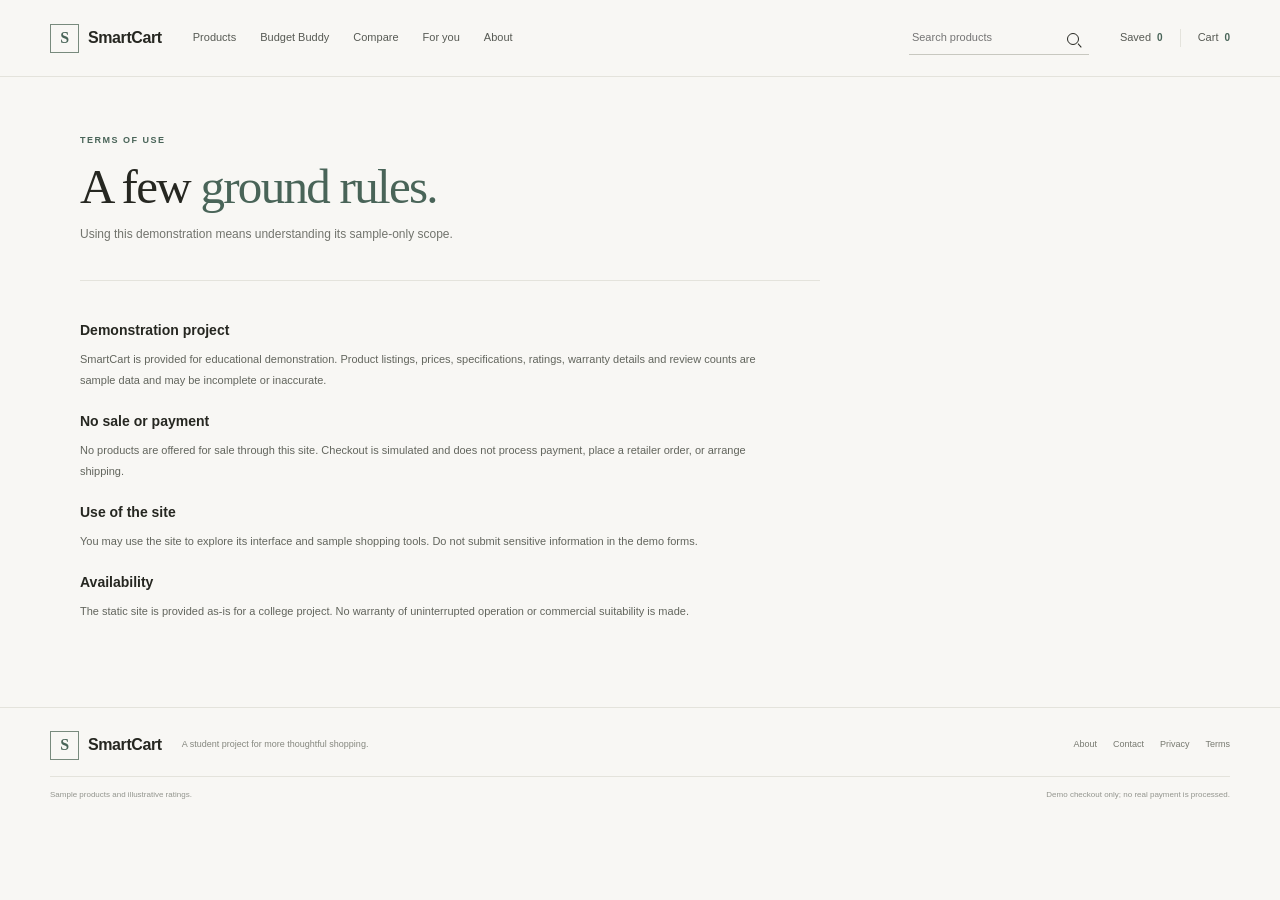
<file: terms.html>
<!doctype html>
<html lang="en"><head><meta charset="utf-8"><meta name="viewport" content="width=device-width, initial-scale=1"><meta name="theme-color" content="#f8f7f4"><title>Terms | SmartCart</title><link rel="stylesheet" href="css/style.css"><script defer src="js/products.js"></script><script defer src="js/app.js"></script></head><body data-page="terms"><a class="skip-link" href="#main">Skip to content</a>
<header class="site-header"><div class="header-inner"><a class="brand" href="index.html"><span class="brand-symbol" aria-hidden="true">S</span><span>SmartCart</span></a><button class="menu-toggle" id="menuToggle" aria-expanded="false" aria-controls="primaryNav">Menu</button><nav class="primary-nav" id="primaryNav" aria-label="Main navigation"><a href="products.html">Products</a><a href="budget.html">Budget Buddy</a><a href="compare.html">Compare</a><a href="recommendations.html">For you</a><a href="about.html">About</a></nav><form class="header-search" id="headerSearch"><label class="sr-only" for="globalSearch">Search products</label><input id="globalSearch" name="q" type="search" placeholder="Search products"><button aria-label="Submit search"><span class="search-glyph" aria-hidden="true"></span></button></form><div class="header-tools"><a href="wishlist.html">Saved <span class="header-count" id="wishlistCount">0</span></a><a class="header-cart" href="cart.html">Cart <span class="header-count" id="cartCount">0</span></a></div></div></header>
<main id="main" class="page-main prose-page"><div class="page-heading"><p class="kicker">TERMS OF USE</p><h1>A few <span>ground rules.</span></h1><p>Using this demonstration means understanding its sample-only scope.</p></div><article class="prose-content"><h2>Demonstration project</h2><p>SmartCart is provided for educational demonstration. Product listings, prices, specifications, ratings, warranty details and review counts are sample data and may be incomplete or inaccurate.</p><h2>No sale or payment</h2><p>No products are offered for sale through this site. Checkout is simulated and does not process payment, place a retailer order, or arrange shipping.</p><h2>Use of the site</h2><p>You may use the site to explore its interface and sample shopping tools. Do not submit sensitive information in the demo forms.</p><h2>Availability</h2><p>The static site is provided as-is for a college project. No warranty of uninterrupted operation or commercial suitability is made.</p></article></main>
<footer class="site-footer"><div class="footer-main"><a class="brand" href="index.html"><span class="brand-symbol" aria-hidden="true">S</span><span>SmartCart</span></a><p>A student project for more thoughtful shopping.</p><nav aria-label="Footer navigation"><a href="about.html">About</a><a href="contact.html">Contact</a><a href="privacy.html">Privacy</a><a href="terms.html">Terms</a></nav></div><div class="footer-bottom"><span>Sample products and illustrative ratings.</span><span>Demo checkout only; no real payment is processed.</span></div></footer></body></html>
</file>
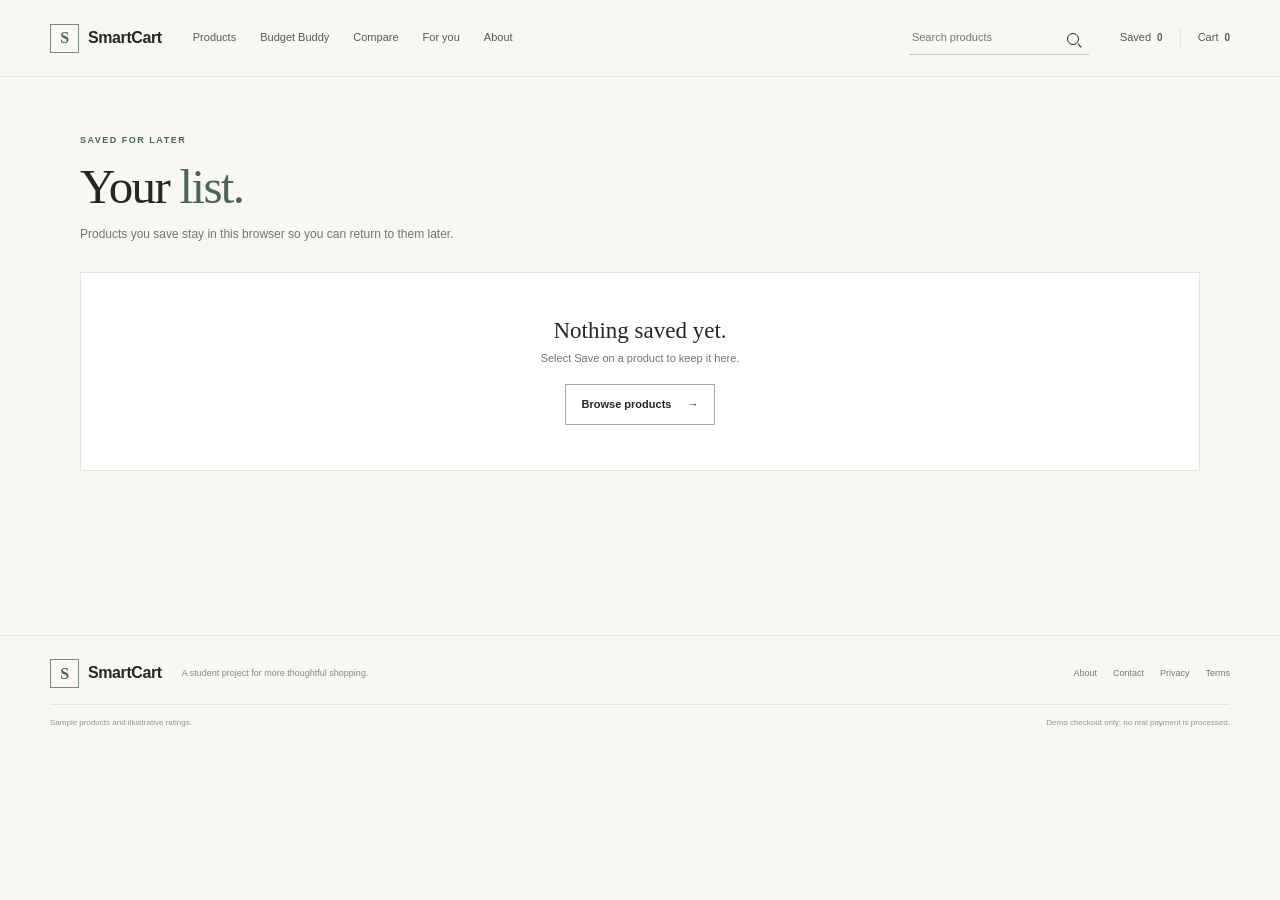
<file: wishlist.html>
<!doctype html>
<html lang="en"><head><meta charset="utf-8"><meta name="viewport" content="width=device-width, initial-scale=1"><meta name="theme-color" content="#f8f7f4"><title>Saved products | SmartCart</title><link rel="stylesheet" href="css/style.css"><script defer src="js/products.js"></script><script defer src="js/app.js"></script></head><body data-page="wishlist"><a class="skip-link" href="#main">Skip to content</a>
<header class="site-header"><div class="header-inner"><a class="brand" href="index.html"><span class="brand-symbol" aria-hidden="true">S</span><span>SmartCart</span></a><button class="menu-toggle" id="menuToggle" aria-expanded="false" aria-controls="primaryNav">Menu</button><nav class="primary-nav" id="primaryNav" aria-label="Main navigation"><a href="products.html">Products</a><a href="budget.html">Budget Buddy</a><a href="compare.html">Compare</a><a href="recommendations.html">For you</a><a href="about.html">About</a></nav><form class="header-search" id="headerSearch"><label class="sr-only" for="globalSearch">Search products</label><input id="globalSearch" name="q" type="search" placeholder="Search products"><button aria-label="Submit search"><span class="search-glyph" aria-hidden="true"></span></button></form><div class="header-tools"><a aria-current="page" href="wishlist.html">Saved <span class="header-count" id="wishlistCount">0</span></a><a class="header-cart" href="cart.html">Cart <span class="header-count" id="cartCount">0</span></a></div></div></header>
<main id="main" class="page-main"><div class="page-heading"><p class="kicker">SAVED FOR LATER</p><h1>Your <span>list.</span></h1><p>Products you save stay in this browser so you can return to them later.</p></div><div id="wishlistProducts" class="product-grid" aria-live="polite"></div></main>
<footer class="site-footer"><div class="footer-main"><a class="brand" href="index.html"><span class="brand-symbol" aria-hidden="true">S</span><span>SmartCart</span></a><p>A student project for more thoughtful shopping.</p><nav aria-label="Footer navigation"><a href="about.html">About</a><a href="contact.html">Contact</a><a href="privacy.html">Privacy</a><a href="terms.html">Terms</a></nav></div><div class="footer-bottom"><span>Sample products and illustrative ratings.</span><span>Demo checkout only; no real payment is processed.</span></div></footer></body></html>
</file>
<file: style.css>
@import url('https://fonts.googleapis.com/css2?family=DM+Sans:wght@400;500;600;700&family=Manrope:wght@400;500;600;700;800&display=swap');
:root{--ink:#19251f;--muted:#68766e;--green:#176b4d;--green-dark:#0e5039;--mint:#e9f5ee;--line:#e5ebe6;--paper:#fbfcfa;--orange:#ffbd69;--shadow:0 18px 55px rgba(22,52,37,.08)}
*{box-sizing:border-box}html{scroll-behavior:smooth;scroll-padding-top:90px}body{margin:0;background:var(--paper);color:var(--ink);font-family:'DM Sans',sans-serif}a{color:inherit;text-decoration:none}button,input,select{font:inherit}button{cursor:pointer}.topbar{height:76px;display:flex;align-items:center;justify-content:space-between;padding:0 6.5%;background:rgba(255,255,255,.94);border-bottom:1px solid var(--line);position:sticky;top:0;z-index:20;backdrop-filter:blur(12px)}.brand{font-family:Manrope,sans-serif;font-size:21px;font-weight:800;letter-spacing:-.8px;display:flex;align-items:center;gap:9px}.brand-icon{display:grid;place-items:center;background:var(--mint);width:36px;height:36px;border-radius:12px;font-size:19px}.topbar nav{display:flex;gap:28px;color:#526157;font-size:13px;font-weight:600}.topbar nav a:hover{color:var(--green)}.cart-pill{border:1px solid var(--line);border-radius:999px;background:#fff;padding:10px 16px;font-size:13px;font-weight:700}.cart-pill span{background:var(--green);color:white;border-radius:50%;padding:3px 7px;margin-left:6px}.hero{margin:26px auto 0;width:87%;min-height:440px;background:#eef6ef;border-radius:28px;display:grid;grid-template-columns:1.05fr .95fr;overflow:hidden;padding:65px 7%;position:relative}.hero-copy{align-self:center;z-index:1}.eyebrow{font-size:10px;letter-spacing:2px;color:var(--green);font-weight:800}.hero h1{font:800 clamp(40px,5.3vw,68px)/1.06 Manrope,sans-serif;letter-spacing:-3px;margin:17px 0}.hero h1 span{color:var(--green)}.hero p{color:#64736a;line-height:1.8;max-width:430px;font-size:15px}.hero-actions{display:flex;gap:12px;margin-top:27px;flex-wrap:wrap}.btn{border:0;border-radius:10px;padding:13px 18px;font-weight:700;font-size:13px;display:inline-flex;justify-content:center;align-items:center;transition:.2s}.btn:hover{transform:translateY(-2px)}.primary{background:var(--green);color:white}.primary:hover{background:var(--green-dark)}.secondary{background:white;color:var(--ink);border:1px solid #dce7de}.hero-note{font-size:11px;color:#7a887f;margin-top:18px}.hero-art{position:relative;display:grid;place-items:center;min-height:290px}.orb{position:absolute;border-radius:50%}.orb-one{width:300px;height:300px;background:#d5e9d9;right:4%;top:2%}.orb-two{width:205px;height:205px;background:#c0ddc7;right:19%;top:18%}.shopping-bag{font-size:145px;z-index:1;filter:drop-shadow(0 18px 16px rgba(24,80,51,.13));transform:rotate(-8deg)}.float-card{position:absolute;background:white;border:1px solid #edf0ec;border-radius:13px;padding:13px 16px;font-size:12px;font-weight:700;box-shadow:var(--shadow);z-index:2}.card-a{top:18%;left:4%}.card-b{bottom:17%;right:1%}.section{width:87%;margin:80px auto}.section-head{display:flex;align-items:end;justify-content:space-between;gap:20px;margin-bottom:25px}.section h2{font:800 clamp(25px,3vw,36px)/1.2 Manrope,sans-serif;letter-spacing:-1.2px;margin:10px 0}.section-head p,.panel>p{color:var(--muted);font-size:13px;line-height:1.7;margin:7px 0}.search-wrap{width:270px;display:flex;align-items:center;gap:9px;padding:0 14px;background:white;border:1px solid var(--line);border-radius:11px;height:44px;color:#8b978e}.search-wrap span{font-size:25px}.search-wrap input{border:0;outline:0;min-width:0;width:100%;background:transparent;font-size:12px}.category-row{display:flex;gap:9px;margin-bottom:23px;flex-wrap:wrap}.category{border:1px solid var(--line);background:white;border-radius:999px;padding:9px 15px;font-size:12px;color:#536258}.category.active,.category:hover{background:var(--green);color:white;border-color:var(--green)}.product-grid{display:grid;grid-template-columns:repeat(4,minmax(0,1fr));gap:18px}.product-card{background:white;border:1px solid var(--line);border-radius:17px;overflow:hidden;transition:.2s}.product-card:hover{transform:translateY(-4px);box-shadow:var(--shadow)}.product-visual{height:165px;background:linear-gradient(145deg,#eff5ef,#e4eee6);display:grid;place-items:center;font-size:68px;position:relative}.product-visual .tag{position:absolute;top:12px;left:12px;background:white;padding:5px 8px;border-radius:7px;font-size:9px;font-weight:800;color:var(--green)}.product-info{padding:15px}.product-category{font-size:10px;color:var(--muted)}.product-info h3{font-size:14px;margin:7px 0}.product-bottom{display:flex;align-items:center;justify-content:space-between;margin-top:15px;gap:8px}.price{font-size:16px;font-weight:800}.add-btn{border:0;background:var(--mint);color:var(--green);font-weight:800;border-radius:9px;width:34px;height:34px;font-size:21px}.add-btn:hover{background:var(--green);color:white}.empty-state{text-align:center;color:var(--muted);padding:35px}.hidden{display:none!important}.feature-grid{display:grid;grid-template-columns:1fr 1fr;gap:20px}.panel{border:1px solid var(--line);border-radius:20px;padding:28px;background:white}.budget-panel{background:#eff6ef}.panel h2{font-size:26px}.panel label{display:block;font-size:11px;font-weight:700;color:#526157;margin:20px 0 8px}.budget-input-row{display:flex;align-items:center;background:white;border:1px solid #dce7de;border-radius:11px;padding:5px 6px 5px 14px;gap:7px}.budget-input-row>span{color:var(--green);font-weight:800}.budget-input-row input{border:0;outline:0;min-width:0;width:100%;padding:8px}.budget-input-row .btn{padding:11px 13px;white-space:nowrap}.budget-summary{display:flex;justify-content:space-between;margin:25px 0 13px}.budget-summary div{display:grid;gap:6px}.budget-summary span{font-size:11px;color:var(--muted)}.budget-summary strong{font:800 22px Manrope}.progress-track{height:8px;background:#dce8de;border-radius:99px;overflow:hidden}.progress-track div{height:100%;width:0;background:var(--green);border-radius:99px;transition:width .3s}.status-line{font-size:11px;color:var(--green);margin:11px 0 0}.compare-selects{display:grid;grid-template-columns:1fr 1fr;gap:12px}.compare-selects label{margin:14px 0}.compare-selects select{width:100%;margin-top:8px;padding:11px;border:1px solid var(--line);border-radius:9px;background:white;color:var(--ink);font-size:12px}.compare-result{display:grid;grid-template-columns:1fr 1fr;gap:10px;margin-top:7px}.compare-item{background:#f6f8f5;border-radius:12px;padding:14px}.compare-item strong{display:block;font-size:13px;margin-bottom:6px}.compare-item span{font-size:11px;color:var(--muted)}.compare-verdict{grid-column:1/-1;background:var(--mint);padding:12px;border-radius:10px;font-size:12px;color:var(--green);font-weight:700}.recommendation-section{background:#f3f7f3;padding:34px;border-radius:22px}.recommendation-grid{display:grid;grid-template-columns:repeat(3,1fr);gap:14px}.recommendation-card{background:white;border:1px solid var(--line);border-radius:13px;padding:16px;display:flex;gap:13px;align-items:center}.recommendation-card .emoji{background:var(--mint);width:52px;height:52px;display:grid;place-items:center;border-radius:12px;font-size:27px;flex-shrink:0}.recommendation-card strong{font-size:12px;display:block}.recommendation-card span{font-size:11px;color:var(--muted);display:block;margin-top:5px}.notice{font-size:10px;color:#7b887f;line-height:1.7;margin-top:17px}.sprint-grid{display:grid;grid-template-columns:repeat(4,1fr);gap:14px}.sprint{padding:21px;border:1px solid var(--line);border-radius:15px;background:white}.sprint>span{color:var(--green);font-size:10px;font-weight:800;letter-spacing:1px}.sprint h3{font:800 16px Manrope;margin:14px 0 9px}.sprint p{font-size:12px;line-height:1.7;color:var(--muted);min-height:60px}.sprint small{font-size:10px;color:var(--green);font-weight:700}.agile-flow{display:flex;justify-content:center;align-items:center;gap:15px;margin-top:28px;flex-wrap:wrap}.agile-flow span{background:var(--mint);color:var(--green);font-size:12px;font-weight:800;border-radius:999px;padding:11px 17px}.agile-flow b{color:#a1afa5}.cart-box{background:white;border:1px solid var(--line);border-radius:18px;padding:22px}.cart-row{display:grid;grid-template-columns:1fr auto auto;align-items:center;gap:15px;padding:14px 0;border-bottom:1px solid var(--line)}.cart-product{display:flex;align-items:center;gap:12px}.cart-emoji{width:45px;height:45px;background:var(--mint);border-radius:10px;display:grid;place-items:center;font-size:24px}.cart-product strong{display:block;font-size:12px}.cart-product span{display:block;font-size:11px;color:var(--muted);margin-top:4px}.qty-controls{display:flex;align-items:center;gap:8px}.qty-controls button,.remove-btn{border:1px solid var(--line);background:white;border-radius:7px;padding:5px 9px}.remove-btn{color:#a34d43;font-size:11px}.cart-empty{font-size:13px;color:var(--muted);padding:10px 0}.cart-total{display:flex;justify-content:space-between;align-items:center;padding:20px 0;font-size:14px}.cart-total strong{font:800 23px Manrope}.cart-box>.btn:disabled{opacity:.4;cursor:not-allowed}.cart-box>.notice{margin-bottom:0}footer{border-top:1px solid var(--line);padding:26px 6.5%;display:flex;align-items:center;justify-content:space-between;gap:20px}footer .brand{font-size:16px}footer>span,footer>a:last-child{font-size:11px;color:var(--muted)}.toast{position:fixed;bottom:25px;left:50%;transform:translate(-50%,20px);background:#183f2e;color:white;padding:12px 18px;border-radius:10px;font-size:12px;opacity:0;pointer-events:none;transition:.25s;z-index:40}.toast.show{opacity:1;transform:translate(-50%,0)}
@media(max-width:900px){.topbar{padding:0 4%}.topbar nav{gap:12px}.hero,.section{width:92%}.hero{padding:45px 5%}.product-grid{grid-template-columns:repeat(2,minmax(0,1fr))}.sprint-grid{grid-template-columns:repeat(2,1fr)}.recommendation-grid{grid-template-columns:1fr}.hero-art .shopping-bag{font-size:110px}}
@media(max-width:620px){.topbar{height:auto;min-height:68px;flex-wrap:wrap;padding:12px 5%;gap:12px}.topbar nav{order:3;width:100%;overflow:auto;padding:7px 0}.topbar nav a{white-space:nowrap}.brand{font-size:18px}.hero{grid-template-columns:1fr;padding:36px 7%;margin-top:15px}.hero h1{letter-spacing:-2px}.hero-art{min-height:220px}.orb-one{width:220px;height:220px}.orb-two{width:155px;height:155px}.shopping-bag{font-size:105px}.section{margin:55px auto}.section-head{align-items:stretch;flex-direction:column}.search-wrap{width:100%}.feature-grid{grid-template-columns:1fr}.product-grid{gap:11px}.product-visual{height:125px;font-size:54px}.product-info{padding:11px}.product-info h3{font-size:12px}.product-bottom{align-items:center}.price{font-size:14px}.panel{padding:21px}.sprint-grid{grid-template-columns:1fr 1fr}.sprint{padding:15px}.sprint p{min-height:90px}.compare-selects{grid-template-columns:1fr}.compare-result{grid-template-columns:1fr 1fr}.recommendation-section{padding:22px 16px}footer{flex-wrap:wrap}footer>span{order:3;width:100%}.cart-row{grid-template-columns:1fr auto}.remove-btn{grid-column:2}.qty-controls{grid-column:1;grid-row:2}.cart-row .remove-btn{grid-row:2}}
</file>
<file: css/style.css>
:root{--paper:#f8f7f4;--surface:#fff;--ink:#262721;--muted:#72746d;--soft:#a1a39d;--line:#e4e3dc;--accent:#496458;--accent-dark:#334a40;--accent-pale:#e9efeb;--warm:#eeeae2;--error:#a33d37;--ok:#3c7055;--serif:Georgia,'Times New Roman',serif;--sans:Arial,Helvetica,sans-serif}*{box-sizing:border-box}html{min-width:320px}body{margin:0;background:var(--paper);color:var(--ink);font:15px/1.55 var(--sans);-webkit-font-smoothing:antialiased}a{color:inherit;text-decoration:none}button,input,select,textarea{font:inherit;color:inherit}button,a,input,select,textarea{touch-action:manipulation}button{cursor:pointer}button:disabled{cursor:not-allowed;opacity:.5}:focus-visible{outline:3px solid #718c7c;outline-offset:3px}.skip-link{position:absolute;z-index:20;top:-60px;left:12px;background:#fff;padding:10px 14px}.skip-link:focus{top:10px}.sr-only{position:absolute!important;width:1px;height:1px;padding:0;margin:-1px;overflow:hidden;clip:rect(0,0,0,0);white-space:nowrap;border:0}.site-header{height:auto;min-height:76px;background:var(--paper);border-bottom:1px solid var(--line)}.header-inner{max-width:1240px;margin:0 auto;padding:0 30px;min-height:76px;display:flex;align-items:center;gap:31px}.brand{display:inline-flex;align-items:center;gap:9px;flex:none;font-size:16px;font-weight:700;letter-spacing:-.4px}.brand-symbol{width:29px;height:29px;display:grid;place-items:center;border:1px solid #788a7d;color:var(--accent);font:700 16px var(--serif)}.primary-nav{display:flex;align-items:center;gap:24px;white-space:nowrap}.primary-nav a,.header-tools a{font-size:11px;color:#575a54}.primary-nav a:hover,.header-tools a:hover,.primary-nav a[aria-current=page]{color:var(--accent);text-decoration:underline;text-underline-offset:5px}.header-search{width:180px;height:34px;margin-left:auto;display:flex;align-items:center;border-bottom:1px solid #c8c8c0}.header-search input{width:100%;min-width:0;border:0;background:transparent;outline:0;font-size:11px;padding:5px 3px}.header-search input:focus-visible{outline:0}.header-search button{width:31px;height:30px;flex:none;border:0;background:transparent}.search-glyph{display:inline-block;width:12px;height:12px;border:1.4px solid currentColor;border-radius:50%;position:relative;vertical-align:middle}.search-glyph:after{content:'';position:absolute;width:5px;height:1.4px;background:currentColor;right:-4px;bottom:-2px;transform:rotate(48deg)}.header-tools{display:flex;gap:17px;white-space:nowrap}.header-tools a{display:flex;gap:6px;align-items:center}.header-count{font-size:10px;color:var(--accent);font-weight:700}.header-cart{border-left:1px solid var(--line);padding-left:17px}.menu-toggle{display:none;border:1px solid var(--line);background:transparent;padding:7px 10px;font-size:11px}.home-hero{max-width:1240px;margin:0 auto;padding:54px 30px 63px;display:grid;grid-template-columns:.87fr 1.13fr;gap:70px;align-items:center}.hero-content{padding:20px 0 13px}.kicker{margin:0 0 13px;color:var(--accent);font-size:9px;font-weight:700;letter-spacing:1.5px}.home-hero h1,.page-heading h1{font:400 clamp(37px,5vw,60px)/1.08 var(--serif);letter-spacing:-1.7px;margin:0 0 19px}.home-hero h1 span,.page-heading h1 span{color:var(--accent)}.hero-description{max-width:390px;color:var(--muted);font-size:13px;line-height:1.85;margin:0 0 26px}.button{min-height:41px;padding:0 16px;display:inline-flex;align-items:center;justify-content:center;gap:16px;border:1px solid transparent;font-size:11px;font-weight:700;transition:background-color .15s,color .15s,border-color .15s}.button-dark{background:var(--accent-dark);color:#fff}.button-dark:hover{background:#263b32}.button-outline{background:transparent;border-color:#a6aaa2;color:var(--ink)}.button-outline:hover{background:var(--accent-pale);border-color:var(--accent)}.hero-caption{display:flex;align-items:center;gap:10px;color:#858780;font-size:10px;margin-top:42px}.caption-rule{width:24px;height:1px;background:#9ca69c}.hero-photo{position:relative;height:410px;background:#ebe9e2;overflow:hidden}.hero-photo>img{display:block;width:100%;height:100%;object-fit:cover;object-position:center 52%}.photo-note{position:absolute;left:20px;bottom:20px;display:flex;flex-direction:column;gap:4px;padding:12px 15px;background:var(--paper);font-size:11px}.note-label{color:var(--accent);font-size:8px;font-weight:700;letter-spacing:1.2px}.home-intro{border-top:1px solid var(--line);border-bottom:1px solid var(--line);max-width:1180px;margin:0 auto;padding:54px 30px 59px;display:grid;grid-template-columns:.9fr 1.1fr;gap:60px}.home-intro h2,.home-note h2,.section-head h2,.rule-explainer h2{font:400 30px/1.2 var(--serif);letter-spacing:-.6px;margin:0}.intro-links{border-top:1px solid var(--line)}.intro-links>a{display:grid;grid-template-columns:45px 1fr 18px;align-items:center;gap:13px;padding:14px 0;border-bottom:1px solid var(--line)}.link-number{align-self:start;padding-top:2px;color:#888a82;font-size:9px}.intro-links strong,.intro-links small{display:block}.intro-links strong{font-size:12px;font-weight:600}.intro-links small{margin-top:3px;color:var(--muted);font-size:10px}.link-arrow{color:var(--accent)}.home-products,.related-section{max-width:1180px;margin:0 auto;padding:62px 30px}.section-head{display:flex;align-items:end;justify-content:space-between;gap:20px;margin-bottom:21px}.section-head .kicker{margin-bottom:7px}.section-head h2{font-size:27px}.underlined-link{display:inline-flex;align-items:center;gap:10px;border-bottom:1px solid #a6aaa2;padding:5px 0;color:var(--accent-dark);font-size:10px;font-weight:700}.underlined-link:hover{border-color:var(--accent-dark)}.product-grid{display:grid;grid-template-columns:repeat(4,minmax(0,1fr));gap:17px}.product-card{position:relative;min-width:0;background:var(--surface);border:1px solid var(--line)}.product-card-image{height:220px;display:block;position:relative;background:#ebe9e2;overflow:hidden}.product-image{width:100%;height:100%;display:block;object-fit:cover;}.image-category{position:absolute;left:10px;bottom:10px;background:var(--paper);padding:4px 7px;color:#55584f;font-size:8px;letter-spacing:.3px}.save-button{position:absolute;right:10px;top:10px;width:31px;height:31px;display:grid;place-items:center;background:#f8f7f4;border:1px solid #d8d8d0;border-radius:50%;color:#41443d}.save-button svg{width:16px;height:16px;fill:none;stroke:currentColor;stroke-width:1.4}.save-button.is-saved{color:#7d4943}.save-button.is-saved svg{fill:#e6d8d4}.product-card-info{padding:13px 13px 14px}.product-category{margin:0 0 4px;color:#7c7e76;font-size:8px;letter-spacing:1px;text-transform:uppercase}.product-card h3{font:600 13px/1.35 var(--sans);margin:0;white-space:nowrap;overflow:hidden;text-overflow:ellipsis}.product-card h3 a:hover,.cart-item-description h2 a:hover,.recommendation-info h3 a:hover{color:var(--accent)}.sample-rating{display:flex;align-items:center;gap:5px;margin:7px 0;color:#585b54;font-size:9px}.sample-rating>span:first-child{color:#9a7b47}.sample-rating>span:last-child{color:#999b94;font-size:8px}.product-card-bottom{display:flex;align-items:center;justify-content:space-between;border-top:1px solid #eeede8;margin-top:11px;padding-top:10px}.product-card-bottom>strong{font:600 14px var(--serif)}.add-button{min-width:54px;min-height:29px;padding:0 9px;background:transparent;border:1px solid #b7bbb2;color:var(--accent-dark);font-size:9px;font-weight:700}.add-button:hover{background:var(--accent-pale);border-color:var(--accent)}.home-note{max-width:1180px;margin:0 auto 65px;padding:31px 33px;background:var(--warm);display:grid;grid-template-columns:1fr 1fr auto;align-items:center;gap:30px}.home-note .kicker{margin-bottom:8px}.home-note h2{font-size:25px}.home-note>p{max-width:390px;color:#666960;font-size:10px;line-height:1.8;margin:0}.home-note .button{white-space:nowrap}.site-footer{border-top:1px solid var(--line);padding:23px max(30px,calc((100vw - 1180px)/2)) 18px}.footer-main{display:flex;align-items:center;gap:20px}.footer-main>p{margin:0;color:#85877f;font-size:9px}.footer-main nav{margin-left:auto;display:flex;gap:16px}.footer-main nav a,.footer-bottom{color:#777970;font-size:9px}.footer-main nav a:hover{text-decoration:underline}.footer-bottom{display:flex;justify-content:space-between;margin-top:16px;padding-top:12px;border-top:1px solid var(--line);color:#93958e;font-size:8px}.page-main{max-width:1180px;min-height:62vh;margin:0 auto;padding:57px 30px 74px}.page-heading{max-width:760px;margin-bottom:29px}.page-heading h1{font-size:clamp(35px,4vw,49px);margin-bottom:11px}.page-heading>p:last-child{color:var(--muted);font-size:12px;max-width:610px;margin:0}.catalog-toolbar{display:flex;align-items:center;gap:20px;padding:14px 0;border-block:1px solid var(--line)}.catalog-search{height:34px;width:230px;display:flex;align-items:center;gap:11px;border-bottom:1px solid #c6c7bf}.catalog-search input{width:100%;border:0;background:transparent;outline:0;font-size:10px}.filter-list{display:flex;align-items:center;gap:5px;flex:1;flex-wrap:wrap}.filter-chip{padding:6px 9px;border:1px solid transparent;background:transparent;color:#6b6e66;font-size:9px}.filter-chip[aria-pressed=true]{border-color:#aeb7af;background:#edf1ed;color:var(--accent-dark)}.sort-label{display:flex;align-items:center;gap:7px;color:#72746d;font-size:9px;white-space:nowrap}.sort-label select{border:0;background:transparent;font-size:9px;padding:7px 2px}.result-count{min-height:16px;margin:12px 0;color:#85877f;font-size:9px}.page-main>.product-grid{margin-top:4px}.empty-state{grid-column:1/-1;padding:45px 20px;text-align:center;background:#fff;border:1px solid var(--line)}.empty-state h2{font:400 23px var(--serif);margin:0 0 6px}.empty-state p{color:var(--muted);font-size:11px;margin:0 auto 17px}.product-detail{display:grid;grid-template-columns:1fr .9fr;gap:60px;padding:17px 0 44px}.breadcrumbs{display:flex;gap:9px;color:#787a73;font-size:9px;margin:0 0 15px}.breadcrumbs a{color:var(--accent)}.detail-photo{height:500px;background:#e9e7df}.detail-image{width:100%;height:100%;display:block;object-fit:cover}.detail-copy{padding:27px 0}.detail-copy .kicker{margin-bottom:11px}.detail-copy h1{font:400 36px/1.15 var(--serif);margin:0 0 9px}.detail-copy .sample-rating{font-size:10px}.detail-price{font:400 25px var(--serif);margin:17px 0}.detail-description{max-width:450px;color:#65675f;font-size:12px;line-height:1.8}.detail-copy h2{font:600 12px var(--sans);margin:26px 0 9px}.feature-list{padding-left:18px;margin:0;color:#60625b;font-size:11px;line-height:2}.warranty-line{font-size:10px;margin-top:15px}.sample-note,.rule-note{color:#83857d;font-size:9px;line-height:1.75}.detail-actions{display:flex;gap:9px;margin-top:20px}.related-section{padding-top:36px;border-top:1px solid var(--line)}.page-main>.related-section{padding-left:0;padding-right:0}.budget-panel{max-width:720px;padding:21px 23px;background:#eeece6;border:1px solid #e2e0d7;margin:30px 0 41px}.budget-form-page>label,.recommend-controls label,.contact-form label,.checkout-form>label{display:block;margin:0 0 7px;font-size:10px;font-weight:700}.money-input{display:flex;align-items:center;gap:9px;min-height:43px;background:#fff;border:1px solid #d8d8d0;padding:4px 5px 4px 12px}.money-input>span,.recommend-budget-input>span{font-size:13px;color:var(--accent);font-weight:700}.money-input input,.recommend-budget-input input{flex:1;min-width:0;border:0;outline:0;background:transparent;font-size:11px}.money-input .button{min-height:34px}.budget-summary{min-height:17px;margin:10px 0 0;color:#5e625a;font-size:10px}.budget-results-head{margin-bottom:16px}.rule-note{max-width:680px;margin-top:21px}.compare-picker{padding:18px 0 20px;border-block:1px solid var(--line)}.compare-selects{display:grid;grid-template-columns:repeat(3,minmax(0,1fr));gap:13px}.compare-selects label{font-size:9px;font-weight:700}.compare-selects label span{font-weight:400;color:#85877f}.compare-selects select{width:100%;display:block;margin-top:7px;height:39px;padding:0 9px;background:#fff;border:1px solid #d9d9d1;font-size:10px}.compare-result{margin-top:22px}.empty-message{padding:26px;background:#fff;border:1px solid var(--line);color:#72746d;font-size:11px}.inline-error{padding:12px;background:#f5e8e5;color:var(--error);font-size:11px}.table-wrap{overflow-x:auto}.comparison-table{width:100%;border-collapse:collapse;background:#fff;font-size:10px}.comparison-table caption{text-align:left;color:#7b7d75;font-size:9px;padding:0 0 9px}.comparison-table th,.comparison-table td{padding:13px 12px;border:1px solid var(--line);text-align:left;vertical-align:top;min-width:125px}.comparison-table thead th{background:#eeece6;font-size:10px}.comparison-table tbody th{background:#f4f2ec;width:140px}.comparison-table td{max-width:260px;line-height:1.7;color:#5e605a}.lowest-label{display:block;margin-top:5px;color:var(--accent);font-size:8px;font-weight:700}.lowest-price{color:#315c45!important;font-weight:700}.recommend-layout{display:grid;grid-template-columns:260px 1fr;gap:44px}.recommend-controls{align-self:start;padding:19px;background:#eeece6;border:1px solid #e2e0d7}.recommend-controls h2{font:400 20px var(--serif);margin:0 0 17px}.recommend-budget-input{display:flex;align-items:center;gap:6px;padding:5px 7px;background:#fff;border:1px solid #d8d8d0}.recommend-budget-input input{width:80px}.recommend-budget-input .button{min-height:30px;padding:0 8px;font-size:9px}.recommend-controls>p{margin:12px 0;color:#6c6e66;font-size:9px}.recommend-content .section-head{margin-bottom:13px}.recommend-list{border-top:1px solid var(--line)}.recommendation-row{display:grid;grid-template-columns:116px 1fr auto;gap:15px;align-items:center;padding:13px 0;border-bottom:1px solid var(--line)}.recommendation-image{height:94px;background:#e9e7df;overflow:hidden}.recommendation-image .product-image{height:100%}.recommendation-info .kicker{margin-bottom:4px;font-size:7px}.recommendation-info h3{font-size:12px;margin:0}.recommendation-info>p:not(.kicker){font-size:9px;color:#787a73;margin:4px 0}.recommendation-info>strong{font:400 13px var(--serif)}.rule-explainer{max-width:750px;margin:54px 0 0;padding-top:23px;border-top:1px solid var(--line)}.rule-explainer h2{font-size:24px}.rule-explainer ol{padding-left:18px;color:#585b53;font-size:10px;line-height:2}.rule-explainer>p:last-child{font-size:9px;color:#85877f}.cart-layout{display:grid;grid-template-columns:1fr 290px;gap:34px;align-items:start}.cart-list{border-top:1px solid var(--line)}.cart-row{display:grid;grid-template-columns:120px 1fr auto;gap:16px;padding:16px 0;border-bottom:1px solid var(--line)}.cart-thumb{height:100px;background:#e9e7df}.cart-thumb .product-image{height:100%}.cart-item-description h2{font-size:13px;margin:0 0 6px}.cart-item-description>strong{font:400 13px var(--serif)}.quantity-control{display:flex;align-items:center;gap:10px;margin-top:10px}.quantity-control button{min-width:27px;min-height:27px;background:#fff;border:1px solid #d8d8d0}.quantity-control span{font-size:10px;min-width:10px;text-align:center}.quantity-control .remove-link{margin-left:7px;padding:0 4px;border:0;background:transparent;color:#777970;font-size:9px;text-decoration:underline}.row-total{font-size:11px}.cart-summary{position:sticky;top:16px;padding:17px;background:#eeece6;border:1px solid #e2e0d7}.cart-summary h2{font:400 20px var(--serif);margin:0 0 17px}.summary-line{display:flex;justify-content:space-between;padding:9px 0;border-bottom:1px solid #d9d7cf;font-size:10px}.summary-line strong{font:400 15px var(--serif)}.budget-reminder{font-size:9px;line-height:1.6;color:var(--accent-dark)}.summary-disclaimer,.demo-label{font-size:8px;color:#777970;line-height:1.6}.full-width{width:100%;margin-top:9px}.cart-summary>.underlined-link{margin-top:9px}.checkout-panel{margin-top:38px;padding:20px;background:#eeece6;border:1px solid #e2e0d7}.checkout-panel[hidden]{display:none}.checkout-panel .section-head{margin-bottom:8px}.checkout-panel .section-head h2{font-size:23px}.checkout-panel>p{max-width:670px;color:#6b6e66;font-size:10px}.quiet-button{padding:6px 10px;border:1px solid #c9c9c1;background:transparent;font-size:9px}.checkout-form{max-width:400px;display:grid;gap:8px}.checkout-form>input,.contact-form input,.contact-form textarea{width:100%;padding:9px;border:1px solid #cecec6;background:#fff;font-size:11px}.consent-label{display:flex!important;align-items:center;gap:8px;font-size:9px!important;font-weight:400!important}.success-message{padding:12px;background:#e8efe9;color:#315b43;font-size:11px}.prose-page .page-heading{margin-bottom:37px}.prose-content{max-width:740px;border-top:1px solid var(--line);padding-top:19px}.prose-content h2{font:600 14px var(--sans);margin:22px 0 6px}.prose-content p{font-size:11px;line-height:1.9;color:#62655d;max-width:700px}.prose-content .button{margin-top:14px}.contact-panel{max-width:620px;padding:23px;background:#eeece6;border:1px solid #e2e0d7}.contact-form{display:grid;gap:8px}.contact-form textarea{resize:vertical}.contact-form .button{justify-self:start;margin-top:5px}.contact-panel>p{font-size:10px;color:var(--accent-dark)}
@media(max-width:1050px){.header-inner{gap:18px;padding-inline:22px}.primary-nav{gap:15px}.header-search{width:145px}.home-hero{gap:38px;padding-inline:22px}.home-intro,.home-products,.related-section{padding-inline:22px}.home-note{margin-inline:22px}.product-card-image{height:190px}.page-main{padding-inline:22px}.site-footer{padding-inline:22px}}
@media(max-width:800px){.header-inner{min-height:68px;flex-wrap:wrap;gap:12px;padding:10px 18px}.site-header{min-height:68px}.brand{margin-right:auto}.menu-toggle{display:block}.primary-nav{display:none;order:5;flex:0 0 100%;padding:10px 0 5px;border-top:1px solid var(--line);flex-wrap:wrap}.primary-nav.nav-open{display:flex}.header-search{margin-left:0;width:min(200px,28vw)}.header-tools{gap:11px}.header-cart{padding-left:11px}.home-hero{padding:35px 22px 44px;gap:25px;grid-template-columns:.95fr 1.05fr}.hero-photo{height:350px}.home-hero h1{font-size:43px}.home-intro{gap:30px}.home-note{grid-template-columns:1fr 1fr}.home-note .button{grid-column:2;justify-self:start}.product-grid{grid-template-columns:repeat(3,minmax(0,1fr));gap:12px}.product-card-image{height:180px}.catalog-toolbar{flex-wrap:wrap}.catalog-search{width:100%}.filter-list{order:2;flex-basis:100%}.sort-label{margin-left:auto}.recommend-layout{grid-template-columns:220px 1fr;gap:23px}.cart-layout{grid-template-columns:1fr 250px;gap:20px}.product-detail{gap:35px}.detail-photo{height:430px}}
@media(max-width:600px){.header-inner{padding:10px 15px;gap:9px}.primary-nav{gap:10px 18px}.primary-nav a{font-size:10px}.header-search{order:6;flex:1;width:auto}.header-tools{gap:9px}.header-tools a{font-size:10px}.header-cart{padding-left:9px}.home-hero{grid-template-columns:1fr;padding:30px 17px 39px;gap:22px}.hero-content{padding:2px 0}.home-hero h1{font-size:42px}.hero-description{font-size:12px}.hero-caption{margin-top:24px}.hero-photo{height:280px}.photo-note{left:12px;bottom:12px}.home-intro{grid-template-columns:1fr;gap:22px;padding:34px 17px}.home-intro h2{font-size:27px}.home-products,.related-section{padding:40px 17px}.section-head{align-items:start}.section-head h2{font-size:23px}.underlined-link{font-size:9px;gap:6px}.product-grid{grid-template-columns:repeat(2,minmax(0,1fr));gap:10px}.product-card-image{height:155px}.product-card-info{padding:10px}.product-card h3{font-size:11px}.product-card-bottom>strong{font-size:13px}.home-note{margin:0 17px 39px;padding:22px;grid-template-columns:1fr;gap:13px}.home-note h2{font-size:23px}.home-note .button{grid-column:auto}.footer-main{align-items:flex-start;flex-wrap:wrap;gap:10px}.footer-main>p{flex-basis:calc(100% - 150px);align-self:center}.footer-main nav{margin:7px 0 0;flex-basis:100%;flex-wrap:wrap;gap:13px}.footer-bottom{gap:7px;flex-direction:column}.site-footer{padding:18px 17px}.page-main{padding:37px 17px 54px}.page-heading{margin-bottom:22px}.page-heading h1{font-size:37px}.page-heading>p:last-child{font-size:11px}.catalog-toolbar{gap:10px}.filter-list{gap:3px}.filter-chip{padding:6px 7px;font-size:8px}.page-main>.product-grid{gap:9px}.product-detail{grid-template-columns:1fr;gap:16px;padding-top:0}.detail-photo{height:300px}.detail-copy{padding:0}.detail-copy h1{font-size:31px}.detail-copy h2{margin-top:20px}.detail-actions{flex-wrap:wrap}.page-main>.related-section{padding-top:24px}.budget-panel{padding:16px;margin:23px 0 30px}.money-input{flex-wrap:wrap;padding:8px;gap:5px}.money-input input{flex-basis:calc(100% - 35px);min-height:32px}.money-input .button{flex:1}.budget-results-head{align-items:end}.compare-selects{grid-template-columns:1fr;gap:10px}.compare-picker{padding:13px 0}.comparison-table{min-width:580px}.recommend-layout{grid-template-columns:1fr;gap:25px}.recommend-controls{padding:15px}.recommendation-row{grid-template-columns:82px 1fr auto;gap:10px}.recommendation-image{height:78px}.recommendation-info h3{font-size:11px}.cart-layout{grid-template-columns:1fr;gap:20px}.cart-summary{position:static;order:-1}.cart-row{grid-template-columns:85px 1fr auto;gap:10px;padding:12px 0}.cart-thumb{height:81px}.cart-item-description h2{font-size:11px}.row-total{font-size:10px}.cart-summary{padding:15px}.prose-page .page-heading{margin-bottom:26px}.contact-panel{padding:16px}.empty-state{padding:35px 15px}}
@media(prefers-reduced-motion:reduce){*,*::before,*::after{scroll-behavior:auto!important;transition:none!important}}
</file>
